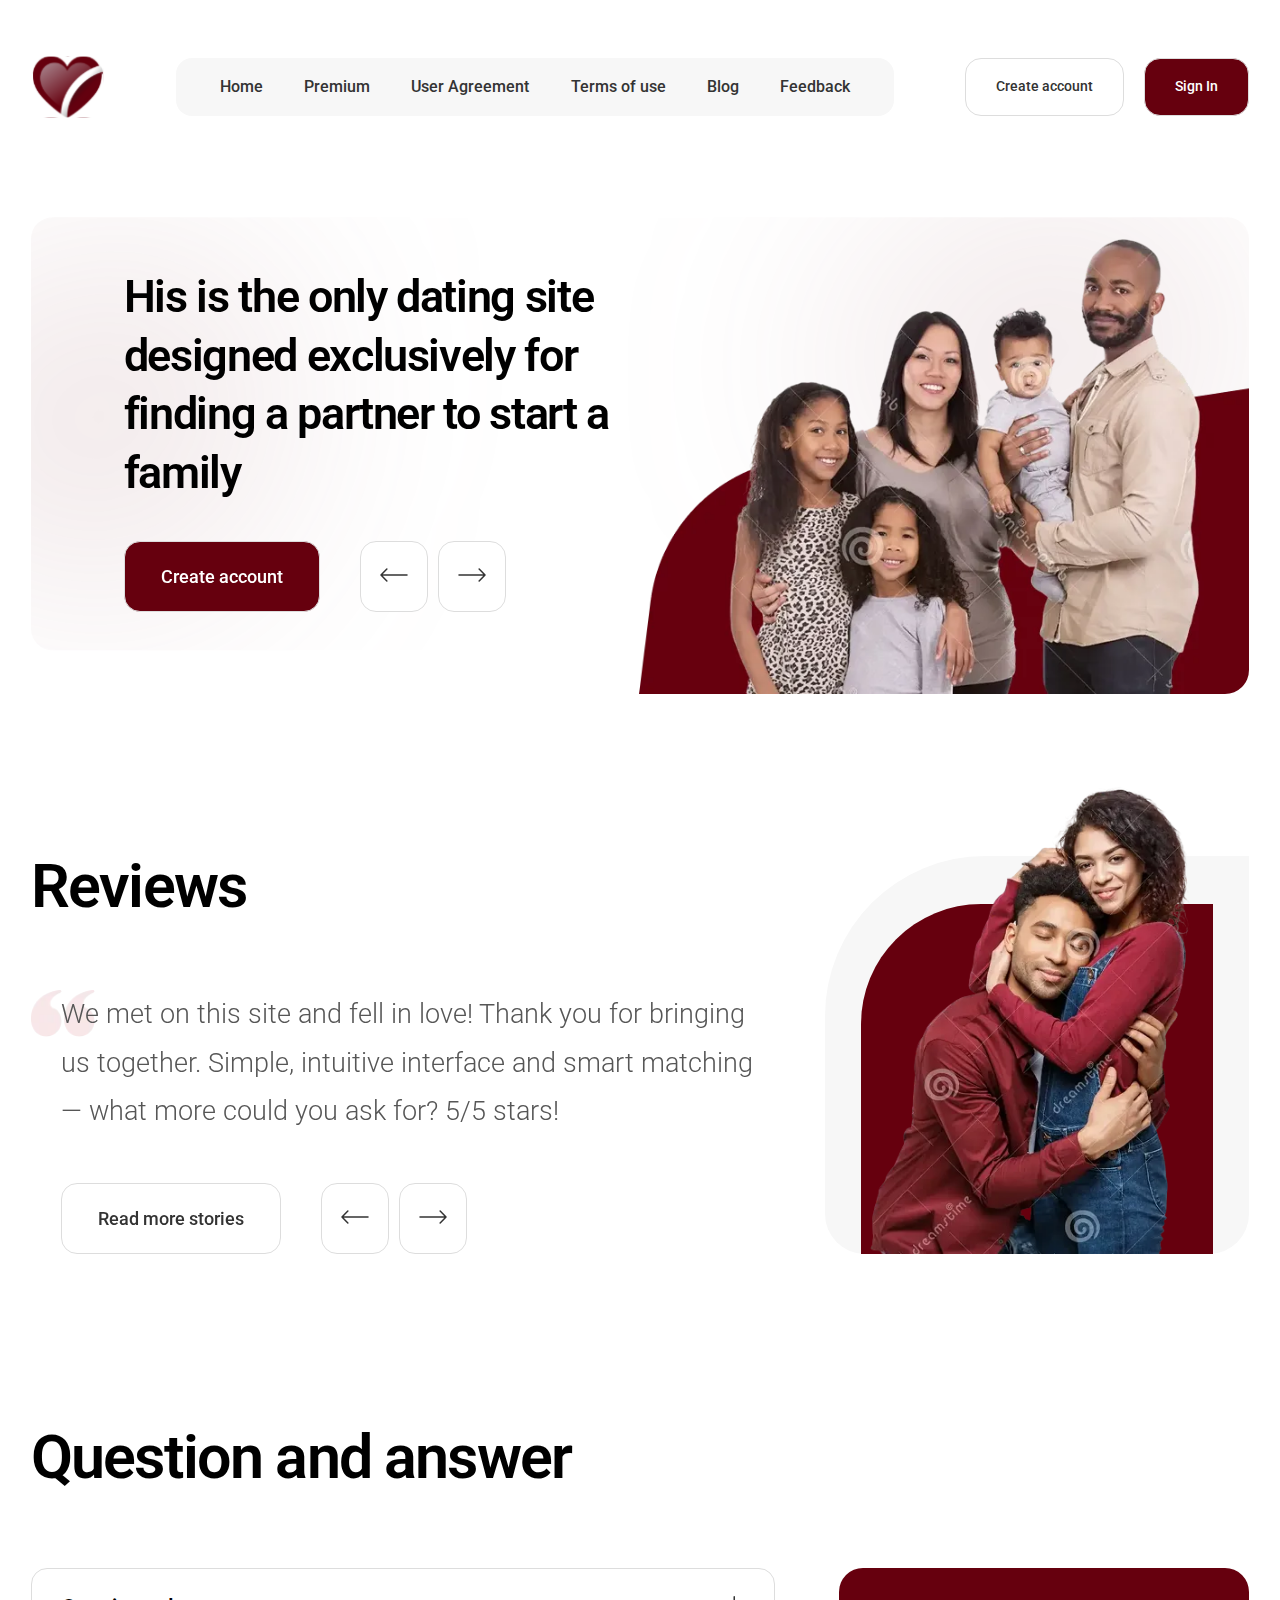
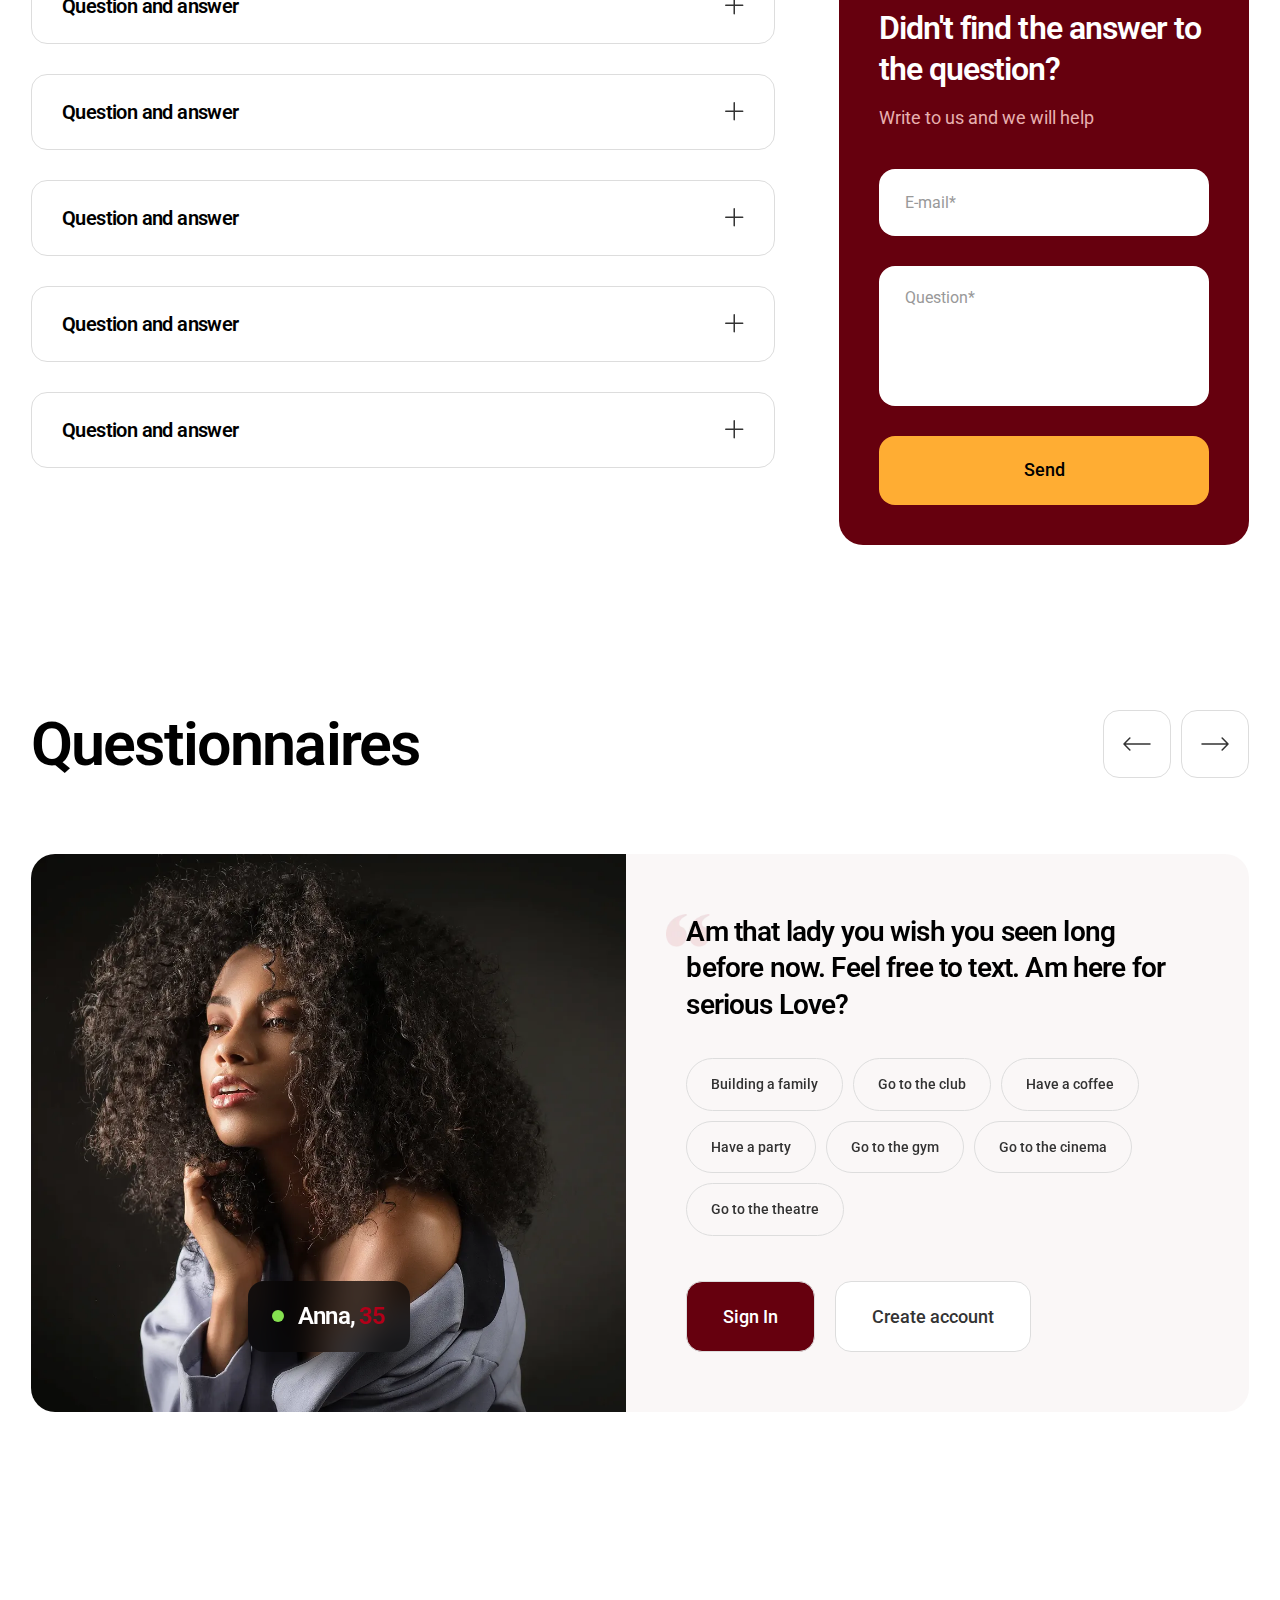
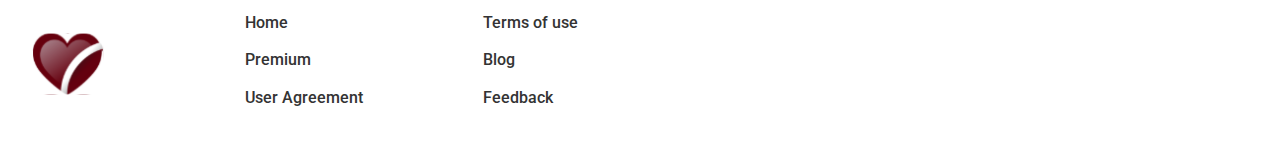
<file: index.html>
<!doctype html>
<html lang="en">
	<head>
		<meta charset="UTF-8">
		<meta name="viewport" content="width=device-width, initial-scale=1.0">
		<link rel="shortcut icon" href="assets/img/favicon.ico">
		<title>Home Page</title>
		<script type="module" crossorigin="" src="./js/index.min.js?v=1766988235929"></script>
		<link rel="modulepreload" crossorigin="" href="./js/common.min.js?v=1766988235929">
		<link rel="modulepreload" crossorigin="" href="./js/main.min.js?v=1766988235929">
		<link rel="stylesheet" crossorigin="" href="./css/main.min.css?v=1766988235929">
		<link rel="stylesheet" crossorigin="" href="./css/index.min.css?v=1766988235929">
		<link rel="preload" as="style" href="./css/webfonts.min.css">
		<link rel="stylesheet" media="print" onload="this.onload=null;this.removeAttribute('media');" href="./css/webfonts.min.css">
	</head>
	<body>
		<div class="wrapper">
			<header data-fls-header="" class="header">
				<div class="header__container">
					<div class="header__logo">
						<img src="./assets/img/logo.svg" alt="">
					</div>
					<div class="header__menu menu">
						<nav class="menu__body">
							<ul class="menu__list">
								<li class="menu__item">
									<a href="index.html" class="menu__link">Home</a>
								</li>
								<li class="menu__item">
									<a href="#" class="menu__link">Premium</a>
								</li>
								<li class="menu__item">
									<a href="#" class="menu__link">User Agreement</a>
								</li>
								<li class="menu__item">
									<a href="#" class="menu__link">Terms of use</a>
								</li>
								<li class="menu__item">
									<a href="#" class="menu__link">Blog</a>
								</li>
								<li class="menu__item">
									<a href="#" class="menu__link">Feedback</a>
								</li>
							</ul>
						</nav>
					</div>
					<!--
<fetch url="@components/layout/menu/menu.json">
<each loop='item in response'>
</each>
</fetch>
-->
					<div data-fls-dynamic=".menu__body, 560,0" class="header__actions">
						<a data-fls-button="" href="#" class="button header__button">Create account</a>
						<a data-fls-button="" href="#" class="button header__button button__red">Sign In</a>
					</div>
					<div class="header__mobile-button">
						<button type="button" data-fls-menu="" class="menu__icon icon-menu">
							<span></span>
						</button>
					</div>
					<div class="header__human">
						<svg width="24" height="24" viewbox="0 0 24 24" fill="none" xmlns="http://www.w3.org/2000/svg">
							<path d="M16 16.66C16 14.86 14.21 13.4 12 13.4C9.78997 13.4 7.99997 14.86 7.99997 16.66M21.08 8.58003V15.42C21.08 16.54 20.48 17.58 19.51 18.15L13.57 21.58C12.6 22.14 11.4 22.14 10.42 21.58L4.47997 18.15C3.50997 17.59 2.90997 16.55 2.90997 15.42V8.58003C2.90997 7.46003 3.50997 6.41999 4.47997 5.84999L10.42 2.42C11.39 1.86 12.59 1.86 13.57 2.42L19.51 5.84999C20.48 6.41999 21.08 7.45003 21.08 8.58003ZM14.33 8.66998C14.33 9.95681 13.2868 11 12 11C10.7131 11 9.66997 9.95681 9.66997 8.66998C9.66997 7.38316 10.7131 6.34003 12 6.34003C13.2868 6.34003 14.33 7.38316 14.33 8.66998Z" stroke="black" stroke-width="1.5" stroke-linecap="round" stroke-linejoin="round"></path>
						</svg>
					</div>
				</div>
			</header>
			<main class="page page--index">
				<section class="page__main main">
					<div class="main__container">
						<div data-fls-slider="" class="main__slider swiper">
							<div class="main__wrapper swiper-wrapper">
								<div class="main__slide swiper-slide">
									<div class="main-wrapper">
										<div class="main__content">
											<p class="main__title">
												His is the only dating site designed exclusively for finding a partner to start a family
											</p>
											<div class="main__actions">
												<a href="#" class="main__button button button__red">Create account</a>
												<div class="main__navigation">
													<button type="button" class="prev main__button-prev border">
														<svg width="28" height="28" viewbox="0 0 28 28" fill="none" xmlns="http://www.w3.org/2000/svg">
															<path d="M6.84518 8L0.999999 14L6.84518 20M27 14H1.1637" stroke="#333333" stroke-width="1.5" stroke-miterlimit="10" stroke-linecap="round" stroke-linejoin="round"></path>
														</svg>
													</button>
													<button type="button" class="next main__button-next border">
														<svg width="28" height="28" viewbox="0 0 28 28" fill="none" xmlns="http://www.w3.org/2000/svg">
															<path d="M6.84518 8L0.999999 14L6.84518 20M27 14H1.1637" stroke="#333333" stroke-width="1.5" stroke-miterlimit="10" stroke-linecap="round" stroke-linejoin="round"></path>
														</svg>
													</button>
												</div>
											</div>
										</div>
										<picture>
											<source media="(max-width: 600px)" srcset="./assets/img/main/main-600.webp" type="image/webp">
											<img class="main__img" alt="Image" src="./assets/img/main/main.webp">
										</picture>
									</div>
									<svg class="main__bg" width="1350" height="480" viewbox="0 0 1350 480" fill="none" xmlns="http://www.w3.org/2000/svg">
										<g clip-path="url(#clip0_9_20)">
											<g filter="url(#filter0_f_9_20)">
												<path d="M282.837 218.801C340.849 1.34679 30.8536 -35.0539 -83.2899 114.643C-137.005 171.108 -239.589 280.12 -137.531 328.968C-9.95866 390.029 -64.6446 328.968 -25.6589 372.034C40.3653 444.967 210.322 490.619 282.837 218.801Z" fill="#9F636B" fill-opacity="0.15"></path>
											</g>
											<g filter="url(#filter1_f_9_20)">
												<path d="M1331.84 144.55C1389.85 -50.2982 1079.85 -82.9146 965.71 51.2197C911.995 101.814 809.411 199.494 911.469 243.264C1039.04 297.976 984.355 243.264 1023.34 281.852C1089.37 347.203 1259.32 388.109 1331.84 144.55Z" fill="#9F636B" fill-opacity="0.15"></path>
											</g>
										</g>
										<defs>
											<filter id="filter0_f_9_20" x="-431" y="-226" width="971" height="904" filterunits="userSpaceOnUse" color-interpolation-filters="sRGB">
												<feFlood flood-opacity="0" result="BackgroundImageFix"></feFlood>
												<feBlend mode="normal" in="SourceGraphic" in2="BackgroundImageFix" result="shape"></feBlend>
												<feGaussianBlur stddeviation="125" result="effect1_foregroundBlur_9_20"></feGaussianBlur>
											</filter>
											<filter id="filter1_f_9_20" x="618" y="-280" width="971" height="862" filterunits="userSpaceOnUse" color-interpolation-filters="sRGB">
												<feFlood flood-opacity="0" result="BackgroundImageFix"></feFlood>
												<feBlend mode="normal" in="SourceGraphic" in2="BackgroundImageFix" result="shape"></feBlend>
												<feGaussianBlur stddeviation="125" result="effect1_foregroundBlur_9_20"></feGaussianBlur>
											</filter>
											<clipPath id="clip0_9_20">
												<rect width="1350" height="480" rx="24" fill="white"></rect>
											</clipPath>
										</defs>
									</svg>
								</div>
								<div class="main__slide swiper-slide">
									<div class="main-wrapper">
										<div class="main__content">
											<p class="main__title">
												His is the only dating site designed exclusively for finding a partner to start a family
											</p>
											<div class="main__actions">
												<a href="#" class="main__button button button__red">Create account</a>
												<div class="main__navigation">
													<button type="button" class="prev main__button-prev border">
														<svg width="28" height="28" viewbox="0 0 28 28" fill="none" xmlns="http://www.w3.org/2000/svg">
															<path d="M6.84518 8L0.999999 14L6.84518 20M27 14H1.1637" stroke="#333333" stroke-width="1.5" stroke-miterlimit="10" stroke-linecap="round" stroke-linejoin="round"></path>
														</svg>
													</button>
													<button type="button" class="next main__button-next border">
														<svg width="28" height="28" viewbox="0 0 28 28" fill="none" xmlns="http://www.w3.org/2000/svg">
															<path d="M6.84518 8L0.999999 14L6.84518 20M27 14H1.1637" stroke="#333333" stroke-width="1.5" stroke-miterlimit="10" stroke-linecap="round" stroke-linejoin="round"></path>
														</svg>
													</button>
												</div>
											</div>
										</div>
										<picture>
											<source media="(max-width: 600px)" srcset="./assets/img/main/main-600.webp" type="image/webp">
											<img class="main__img" alt="Image" src="./assets/img/main/main.webp">
										</picture>
									</div>
									<svg class="main__bg" width="1350" height="480" viewbox="0 0 1350 480" fill="none" xmlns="http://www.w3.org/2000/svg">
										<g clip-path="url(#clip0_9_20)">
											<g filter="url(#filter0_f_9_20)">
												<path d="M282.837 218.801C340.849 1.34679 30.8536 -35.0539 -83.2899 114.643C-137.005 171.108 -239.589 280.12 -137.531 328.968C-9.95866 390.029 -64.6446 328.968 -25.6589 372.034C40.3653 444.967 210.322 490.619 282.837 218.801Z" fill="#9F636B" fill-opacity="0.15"></path>
											</g>
											<g filter="url(#filter1_f_9_20)">
												<path d="M1331.84 144.55C1389.85 -50.2982 1079.85 -82.9146 965.71 51.2197C911.995 101.814 809.411 199.494 911.469 243.264C1039.04 297.976 984.355 243.264 1023.34 281.852C1089.37 347.203 1259.32 388.109 1331.84 144.55Z" fill="#9F636B" fill-opacity="0.15"></path>
											</g>
										</g>
										<defs>
											<filter id="filter0_f_9_20" x="-431" y="-226" width="971" height="904" filterunits="userSpaceOnUse" color-interpolation-filters="sRGB">
												<feFlood flood-opacity="0" result="BackgroundImageFix"></feFlood>
												<feBlend mode="normal" in="SourceGraphic" in2="BackgroundImageFix" result="shape"></feBlend>
												<feGaussianBlur stddeviation="125" result="effect1_foregroundBlur_9_20"></feGaussianBlur>
											</filter>
											<filter id="filter1_f_9_20" x="618" y="-280" width="971" height="862" filterunits="userSpaceOnUse" color-interpolation-filters="sRGB">
												<feFlood flood-opacity="0" result="BackgroundImageFix"></feFlood>
												<feBlend mode="normal" in="SourceGraphic" in2="BackgroundImageFix" result="shape"></feBlend>
												<feGaussianBlur stddeviation="125" result="effect1_foregroundBlur_9_20"></feGaussianBlur>
											</filter>
											<clipPath id="clip0_9_20">
												<rect width="1350" height="480" rx="24" fill="white"></rect>
											</clipPath>
										</defs>
									</svg>
								</div>
								<div class="main__slide swiper-slide">
									<div class="main-wrapper">
										<div class="main__content">
											<p class="main__title">
												His is the only dating site designed exclusively for finding a partner to start a family
											</p>
											<div class="main__actions">
												<a href="#" class="main__button button button__red">Create account</a>
												<div class="main__navigation">
													<button type="button" class="prev main__button-prev border">
														<svg width="28" height="28" viewbox="0 0 28 28" fill="none" xmlns="http://www.w3.org/2000/svg">
															<path d="M6.84518 8L0.999999 14L6.84518 20M27 14H1.1637" stroke="#333333" stroke-width="1.5" stroke-miterlimit="10" stroke-linecap="round" stroke-linejoin="round"></path>
														</svg>
													</button>
													<button type="button" class="next main__button-next border">
														<svg width="28" height="28" viewbox="0 0 28 28" fill="none" xmlns="http://www.w3.org/2000/svg">
															<path d="M6.84518 8L0.999999 14L6.84518 20M27 14H1.1637" stroke="#333333" stroke-width="1.5" stroke-miterlimit="10" stroke-linecap="round" stroke-linejoin="round"></path>
														</svg>
													</button>
												</div>
											</div>
										</div>
										<picture>
											<source media="(max-width: 600px)" srcset="./assets/img/main/main-600.webp" type="image/webp">
											<img class="main__img" alt="Image" src="./assets/img/main/main.webp">
										</picture>
									</div>
									<svg class="main__bg" width="1350" height="480" viewbox="0 0 1350 480" fill="none" xmlns="http://www.w3.org/2000/svg">
										<g clip-path="url(#clip0_9_20)">
											<g filter="url(#filter0_f_9_20)">
												<path d="M282.837 218.801C340.849 1.34679 30.8536 -35.0539 -83.2899 114.643C-137.005 171.108 -239.589 280.12 -137.531 328.968C-9.95866 390.029 -64.6446 328.968 -25.6589 372.034C40.3653 444.967 210.322 490.619 282.837 218.801Z" fill="#9F636B" fill-opacity="0.15"></path>
											</g>
											<g filter="url(#filter1_f_9_20)">
												<path d="M1331.84 144.55C1389.85 -50.2982 1079.85 -82.9146 965.71 51.2197C911.995 101.814 809.411 199.494 911.469 243.264C1039.04 297.976 984.355 243.264 1023.34 281.852C1089.37 347.203 1259.32 388.109 1331.84 144.55Z" fill="#9F636B" fill-opacity="0.15"></path>
											</g>
										</g>
										<defs>
											<filter id="filter0_f_9_20" x="-431" y="-226" width="971" height="904" filterunits="userSpaceOnUse" color-interpolation-filters="sRGB">
												<feFlood flood-opacity="0" result="BackgroundImageFix"></feFlood>
												<feBlend mode="normal" in="SourceGraphic" in2="BackgroundImageFix" result="shape"></feBlend>
												<feGaussianBlur stddeviation="125" result="effect1_foregroundBlur_9_20"></feGaussianBlur>
											</filter>
											<filter id="filter1_f_9_20" x="618" y="-280" width="971" height="862" filterunits="userSpaceOnUse" color-interpolation-filters="sRGB">
												<feFlood flood-opacity="0" result="BackgroundImageFix"></feFlood>
												<feBlend mode="normal" in="SourceGraphic" in2="BackgroundImageFix" result="shape"></feBlend>
												<feGaussianBlur stddeviation="125" result="effect1_foregroundBlur_9_20"></feGaussianBlur>
											</filter>
											<clipPath id="clip0_9_20">
												<rect width="1350" height="480" rx="24" fill="white"></rect>
											</clipPath>
										</defs>
									</svg>
								</div>
							</div>
						</div>
					</div>
				</section>
				<section class="page__reviews reviews">
					<div class="reviews__container">
						<h1 class="reviews__main-title title">Reviews</h1>
						<div data-fls-sliderreviews="" class="reviews__slider swiper">
							<div class="swiper-wrapper">
								<div class="reviews__slide swiper-slide">
									<div class="words-content">
										<div class="reviews__content">
											<h2 class="reviews__title title">Reviews</h2>
											<p class="words quote">
												We met on this site and fell in love! Thank you for bringing us together. Simple, intuitive interface and smart matching — what more could you ask for? 5/5 stars!
											</p>
											<div class="main__actions">
												<a href="#" class="main__button button">Read more stories</a>
												<div class="main__navigation">
													<button type="button" class="prev border reviews__button-prev">
														<svg width="28" height="28" viewbox="0 0 28 28" fill="none" xmlns="http://www.w3.org/2000/svg">
															<path d="M6.84518 8L0.999999 14L6.84518 20M27 14H1.1637" stroke="#333333" stroke-width="1.5" stroke-miterlimit="10" stroke-linecap="round" stroke-linejoin="round"></path>
														</svg>
													</button>
													<button type="button" class="next border reviews__button-next">
														<svg width="28" height="28" viewbox="0 0 28 28" fill="none" xmlns="http://www.w3.org/2000/svg">
															<path d="M6.84518 8L0.999999 14L6.84518 20M27 14H1.1637" stroke="#333333" stroke-width="1.5" stroke-miterlimit="10" stroke-linecap="round" stroke-linejoin="round"></path>
														</svg>
													</button>
												</div>
											</div>
										</div>
										<div class="img-decor__img-wrapper">
											<div class="img-decor__img">
												<picture>
													<img alt="Image" src="./assets/img/reviews/para.webp">
												</picture>
											</div>
										</div>
									</div>
								</div>
								<div class="reviews__slide swiper-slide">
									<div class="words-content">
										<div class="reviews__content">
											<h2 class="reviews__title title">Reviews</h2>
											<p class="words quote">
												We met on this site and fell in love! Thank you for bringing us together. Simple, intuitive interface and smart matching — what more could you ask for? 5/5 stars!
											</p>
											<div class="main__actions">
												<a href="#" class="main__button button">Read more stories</a>
												<div class="main__navigation">
													<button type="button" class="prev border reviews__button-prev">
														<svg width="28" height="28" viewbox="0 0 28 28" fill="none" xmlns="http://www.w3.org/2000/svg">
															<path d="M6.84518 8L0.999999 14L6.84518 20M27 14H1.1637" stroke="#333333" stroke-width="1.5" stroke-miterlimit="10" stroke-linecap="round" stroke-linejoin="round"></path>
														</svg>
													</button>
													<button type="button" class="next border reviews__button-next">
														<svg width="28" height="28" viewbox="0 0 28 28" fill="none" xmlns="http://www.w3.org/2000/svg">
															<path d="M6.84518 8L0.999999 14L6.84518 20M27 14H1.1637" stroke="#333333" stroke-width="1.5" stroke-miterlimit="10" stroke-linecap="round" stroke-linejoin="round"></path>
														</svg>
													</button>
												</div>
											</div>
										</div>
										<div class="img-decor__img-wrapper">
											<div class="img-decor__img">
												<picture>
													<img alt="Image" src="./assets/img/reviews/para.webp">
												</picture>
											</div>
										</div>
									</div>
								</div>
								<div class="reviews__slide swiper-slide">
									<div class="words-content">
										<div class="reviews__content">
											<h2 class="reviews__title title">Reviews</h2>
											<p class="words quote">
												We met on this site and fell in love! Thank you for bringing us together. Simple, intuitive interface and smart matching — what more could you ask for? 5/5 stars!
											</p>
											<div class="main__actions">
												<a href="#" class="main__button button">Read more stories</a>
												<div class="main__navigation">
													<button type="button" class="prev border reviews__button-prev">
														<svg width="28" height="28" viewbox="0 0 28 28" fill="none" xmlns="http://www.w3.org/2000/svg">
															<path d="M6.84518 8L0.999999 14L6.84518 20M27 14H1.1637" stroke="#333333" stroke-width="1.5" stroke-miterlimit="10" stroke-linecap="round" stroke-linejoin="round"></path>
														</svg>
													</button>
													<button type="button" class="next border reviews__button-next">
														<svg width="28" height="28" viewbox="0 0 28 28" fill="none" xmlns="http://www.w3.org/2000/svg">
															<path d="M6.84518 8L0.999999 14L6.84518 20M27 14H1.1637" stroke="#333333" stroke-width="1.5" stroke-miterlimit="10" stroke-linecap="round" stroke-linejoin="round"></path>
														</svg>
													</button>
												</div>
											</div>
										</div>
										<div class="img-decor__img-wrapper">
											<div class="img-decor__img">
												<picture>
													<img alt="Image" src="./assets/img/reviews/para.webp">
												</picture>
											</div>
										</div>
									</div>
								</div>
							</div>
						</div>
					</div>
				</section>
				<section data-fls-faq="" class="page__faq faq">
					<div class="faq__container">
						<h2 class="faq__title title">Question and answer</h2>
						<div class="faq__content">
							<div data-fls-spollers="" class="faq__spollers spollers">
								<details class="spollers__item">
									<summary class="spollers__title">
										<p class="faq__questions">Question and answer</p>
										<svg width="19" height="19" viewbox="0 0 19 19" fill="none" xmlns="http://www.w3.org/2000/svg">
											<path d="M9.23535 0.000854492C9.64941 0.000957244 9.98525 0.336796 9.98535 0.750854V8.48621H17.7207C18.1348 8.48634 18.4706 8.82214 18.4707 9.23621C18.4707 9.65033 18.1348 9.98606 17.7207 9.98621H9.98535V17.7216C9.98523 18.1355 9.6493 18.4713 9.23535 18.4716C8.82122 18.4716 8.48547 18.1357 8.48535 17.7216V9.98621H0.75C0.335894 9.98608 5.44472e-06 9.65034 0 9.23621C0.000188094 8.82223 0.336004 8.48633 0.75 8.48621H8.48535V0.750854C8.48546 0.336735 8.82121 0.000854376 9.23535 0.000854492Z" fill="#333333"></path>
										</svg>
									</summary>
									<div class="spollers__body">
										Our story began right here. I was skeptical at first, but after filling out my profile honestly
							and browsing thoughtfully, I found the one. The site’s compatibility scoring helped us notice
							each other among hundreds of profiles. Our first date was magical, and every day since has been
							better. We’re engaged now, and all because of this wonderful platform. If you’re hesitating —
							take the leap. You might find your forever person too.
									</div>
								</details>
								<details class="spollers__item">
									<summary class="spollers__title">
										<p class="faq__questions">Question and answer</p>
										<svg width="19" height="19" viewbox="0 0 19 19" fill="none" xmlns="http://www.w3.org/2000/svg">
											<path d="M9.23535 0.000854492C9.64941 0.000957244 9.98525 0.336796 9.98535 0.750854V8.48621H17.7207C18.1348 8.48634 18.4706 8.82214 18.4707 9.23621C18.4707 9.65033 18.1348 9.98606 17.7207 9.98621H9.98535V17.7216C9.98523 18.1355 9.6493 18.4713 9.23535 18.4716C8.82122 18.4716 8.48547 18.1357 8.48535 17.7216V9.98621H0.75C0.335894 9.98608 5.44472e-06 9.65034 0 9.23621C0.000188094 8.82223 0.336004 8.48633 0.75 8.48621H8.48535V0.750854C8.48546 0.336735 8.82121 0.000854376 9.23535 0.000854492Z" fill="#333333"></path>
										</svg>
									</summary>
									<div class="spollers__body">
										Our story began right here. I was skeptical at first, but after filling out my profile honestly
							and browsing thoughtfully, I found the one. The site’s compatibility scoring helped us notice
							each other among hundreds of profiles. Our first date was magical, and every day since has been
							better. We’re engaged now, and all because of this wonderful platform. If you’re hesitating —
							take the leap. You might find your forever person too.
									</div>
								</details>
								<details class="spollers__item">
									<summary class="spollers__title">
										<p class="faq__questions">Question and answer</p>
										<svg width="19" height="19" viewbox="0 0 19 19" fill="none" xmlns="http://www.w3.org/2000/svg">
											<path d="M9.23535 0.000854492C9.64941 0.000957244 9.98525 0.336796 9.98535 0.750854V8.48621H17.7207C18.1348 8.48634 18.4706 8.82214 18.4707 9.23621C18.4707 9.65033 18.1348 9.98606 17.7207 9.98621H9.98535V17.7216C9.98523 18.1355 9.6493 18.4713 9.23535 18.4716C8.82122 18.4716 8.48547 18.1357 8.48535 17.7216V9.98621H0.75C0.335894 9.98608 5.44472e-06 9.65034 0 9.23621C0.000188094 8.82223 0.336004 8.48633 0.75 8.48621H8.48535V0.750854C8.48546 0.336735 8.82121 0.000854376 9.23535 0.000854492Z" fill="#333333"></path>
										</svg>
									</summary>
									<div class="spollers__body">
										Our story began right here. I was skeptical at first, but after filling out my profile honestly
							and browsing thoughtfully, I found the one. The site’s compatibility scoring helped us notice
							each other among hundreds of profiles. Our first date was magical, and every day since has been
							better. We’re engaged now, and all because of this wonderful platform. If you’re hesitating —
							take the leap. You might find your forever person too.
									</div>
								</details>
								<details class="spollers__item">
									<summary class="spollers__title">
										<p class="faq__questions">Question and answer</p>
										<svg width="19" height="19" viewbox="0 0 19 19" fill="none" xmlns="http://www.w3.org/2000/svg">
											<path d="M9.23535 0.000854492C9.64941 0.000957244 9.98525 0.336796 9.98535 0.750854V8.48621H17.7207C18.1348 8.48634 18.4706 8.82214 18.4707 9.23621C18.4707 9.65033 18.1348 9.98606 17.7207 9.98621H9.98535V17.7216C9.98523 18.1355 9.6493 18.4713 9.23535 18.4716C8.82122 18.4716 8.48547 18.1357 8.48535 17.7216V9.98621H0.75C0.335894 9.98608 5.44472e-06 9.65034 0 9.23621C0.000188094 8.82223 0.336004 8.48633 0.75 8.48621H8.48535V0.750854C8.48546 0.336735 8.82121 0.000854376 9.23535 0.000854492Z" fill="#333333"></path>
										</svg>
									</summary>
									<div class="spollers__body">
										Our story began right here. I was skeptical at first, but after filling out my profile honestly
							and browsing thoughtfully, I found the one. The site’s compatibility scoring helped us notice
							each other among hundreds of profiles. Our first date was magical, and every day since has been
							better. We’re engaged now, and all because of this wonderful platform. If you’re hesitating —
							take the leap. You might find your forever person too.
									</div>
								</details>
								<details class="spollers__item">
									<summary class="spollers__title">
										<p class="faq__questions">Question and answer</p>
										<svg width="19" height="19" viewbox="0 0 19 19" fill="none" xmlns="http://www.w3.org/2000/svg">
											<path d="M9.23535 0.000854492C9.64941 0.000957244 9.98525 0.336796 9.98535 0.750854V8.48621H17.7207C18.1348 8.48634 18.4706 8.82214 18.4707 9.23621C18.4707 9.65033 18.1348 9.98606 17.7207 9.98621H9.98535V17.7216C9.98523 18.1355 9.6493 18.4713 9.23535 18.4716C8.82122 18.4716 8.48547 18.1357 8.48535 17.7216V9.98621H0.75C0.335894 9.98608 5.44472e-06 9.65034 0 9.23621C0.000188094 8.82223 0.336004 8.48633 0.75 8.48621H8.48535V0.750854C8.48546 0.336735 8.82121 0.000854376 9.23535 0.000854492Z" fill="#333333"></path>
										</svg>
									</summary>
									<div class="spollers__body">
										Our story began right here. I was skeptical at first, but after filling out my profile honestly
							and browsing thoughtfully, I found the one. The site’s compatibility scoring helped us notice
							each other among hundreds of profiles. Our first date was magical, and every day since has been
							better. We’re engaged now, and all because of this wonderful platform. If you’re hesitating —
							take the leap. You might find your forever person too.
									</div>
								</details>
							</div>
							<form action="#" class="faq__form faq-form" method="post" novalidate>
								<h2 class="faq-form__title">Didn't find the answer to the question?</h2>
								<p class="faq-form__subtitle">Write to us and we will help</p>
								<div class="faq-form__field">
									<input type="email" name="email" placeholder="E-mail*" class="faq-form__input" id="faq-email" required>
									<span class="faq-form__error" id="email-error"></span>
								</div>
								<div class="faq-form__field">
									<textarea name="question" placeholder="Question*" class="faq-form__textarea" id="faq-question" maxlength="1000" required></textarea>
									<span class="faq-form__error" id="question-error"></span>
								</div>
								<button type="submit" class="faq-form__button">Send</button>
							</form>
						</div>
					</div>
				</section>
				<section class="page__questionnaires questionnaires">
					<div class="questionnaires__container">
						<div class="questionnaires__top">
							<h2 class="questionnaires__title title">Questionnaires</h2>
							<div class="main__navigation">
								<button type="button" class="prev border questionnaires__button-prev">
									<svg width="28" height="28" viewbox="0 0 28 28" fill="none" xmlns="http://www.w3.org/2000/svg">
										<path d="M6.84518 8L0.999999 14L6.84518 20M27 14H1.1637" stroke="#333333" stroke-width="1.5" stroke-miterlimit="10" stroke-linecap="round" stroke-linejoin="round"></path>
									</svg>
								</button>
								<button type="button" class="next border questionnaires__button-next">
									<svg width="28" height="28" viewbox="0 0 28 28" fill="none" xmlns="http://www.w3.org/2000/svg">
										<path d="M6.84518 8L0.999999 14L6.84518 20M27 14H1.1637" stroke="#333333" stroke-width="1.5" stroke-miterlimit="10" stroke-linecap="round" stroke-linejoin="round"></path>
									</svg>
								</button>
							</div>
						</div>
						<div data-fls-questionnaires="" class="questionnaires__slider swiper">
							<div class="swiper-wrapper">
								<div class="questionnaires__slide swiper-slide">
									<div class="questionnaires__img-data">
										<picture>
											<source media="(max-width: 600px)" srcset="./assets/img/questionnaires/woman-600.webp" type="image/webp">
											<source media="(max-width: 1200px)" srcset="./assets/img/questionnaires/woman-1200.webp" type="image/webp">
											<img alt="Image" src="./assets/img/questionnaires/woman.webp">
										</picture>
										<span class="questionnaires__light questionnaires__light-mob"></span>
										<div class="label">
											<span class="questionnaires__light"></span>
											<span class="name">Anna,</span>
											<span class="age-position">35</span>
										</div>
									</div>
									<div class="questionnaires__content">
										<div class="questionnaires__top-slide">
											<div class="questionnaires__data">
												<div class="questionnaires__label-mob">
													<span class="name">Anna,</span>
													<span class="age-position">35</span>
												</div>
												<p class="questionnaires__text quote">
													Am that lady you wish you seen long before now. Feel free to text. Am here for serious Love?
												</p>
											</div>
										</div>
										<div class="questionnaires__hobbies">
											<button type="button" class="questionnaires__hobby">Building a family</button>
											<button type="button" class="questionnaires__hobby">Go to the club</button>
											<button type="button" class="questionnaires__hobby">Have a coffee</button>
											<button type="button" class="questionnaires__hobby">Have a party</button>
											<button type="button" class="questionnaires__hobby">Go to the gym</button>
											<button type="button" class="questionnaires__hobby">Go to the cinema</button>
											<button type="button" class="questionnaires__hobby">Go to the theatre</button>
										</div>
										<div class="header__actions">
											<a data-fls-button="" href="#" class="button header__button button__red">Sign In</a>
											<a data-fls-button="" href="#" class="button header__button">Create account</a>
										</div>
									</div>
								</div>
								<div class="questionnaires__slide swiper-slide">
									<div class="questionnaires__img-data">
										<picture>
											<source media="(max-width: 600px)" srcset="./assets/img/questionnaires/woman-600.webp" type="image/webp">
											<source media="(max-width: 1200px)" srcset="./assets/img/questionnaires/woman-1200.webp" type="image/webp">
											<img alt="Image" src="./assets/img/questionnaires/woman.webp">
										</picture>
										<span class="questionnaires__light questionnaires__light-mob"></span>
										<div class="label">
											<span class="questionnaires__light"></span>
											<span class="name">Elisabeth,</span>
											<span class="age-position">22</span>
										</div>
									</div>
									<div class="questionnaires__content">
										<div class="questionnaires__top-slide">
											<div class="questionnaires__data">
												<div class="questionnaires__label-mob">
													<span class="name">Elisabeth,</span>
													<span class="age-position">22</span>
												</div>
												<p class="questionnaires__text quote">
													Am that lady you wish you seen long before now. Feel free to text. Am here for serious Love?
												</p>
											</div>
										</div>
										<div class="questionnaires__hobbies">
											<button type="button" class="questionnaires__hobby">Building a family</button>
											<button type="button" class="questionnaires__hobby">Go to the gym</button>
											<button type="button" class="questionnaires__hobby">Go to the cinema</button>
											<button type="button" class="questionnaires__hobby">Go to the theatre</button>
										</div>
										<div class="header__actions">
											<a data-fls-button="" href="#" class="button header__button button__red">Sign In</a>
											<a data-fls-button="" href="#" class="button header__button">Create account</a>
										</div>
									</div>
								</div>
								<div class="questionnaires__slide swiper-slide">
									<div class="questionnaires__img-data">
										<picture>
											<source media="(max-width: 600px)" srcset="./assets/img/questionnaires/woman-600.webp" type="image/webp">
											<source media="(max-width: 1200px)" srcset="./assets/img/questionnaires/woman-1200.webp" type="image/webp">
											<img alt="Image" src="./assets/img/questionnaires/woman.webp">
										</picture>
										<span class="questionnaires__light questionnaires__light-mob"></span>
										<div class="label">
											<span class="questionnaires__light"></span>
											<span class="name">Natasha,</span>
											<span class="age-position">24</span>
										</div>
									</div>
									<div class="questionnaires__content">
										<div class="questionnaires__top-slide">
											<div class="questionnaires__data">
												<div class="questionnaires__label-mob">
													<span class="name">Natasha,</span>
													<span class="age-position">24</span>
												</div>
												<p class="questionnaires__text quote">
													Am that lady you wish you seen long before now. Feel free to text. Am here for serious Love?
												</p>
											</div>
										</div>
										<div class="questionnaires__hobbies">
											<button type="button" class="questionnaires__hobby">Building a family</button>
											<button type="button" class="questionnaires__hobby">Go to the gym</button>
											<button type="button" class="questionnaires__hobby">Go to the cinema</button>
											<button type="button" class="questionnaires__hobby">Go to the theatre</button>
										</div>
										<div class="header__actions">
											<a data-fls-button="" href="#" class="button header__button button__red">Sign In</a>
											<a data-fls-button="" href="#" class="button header__button">Create account</a>
										</div>
									</div>
								</div>
							</div>
						</div>
					</div>
				</section>
			</main>
			<footer data-fls-footer="" class="footer">
				<div class="footer__container">
					<div class="header__logo">
						<img src="./assets/img/logo.svg" alt="">
					</div>
					<ul class="footer__list">
						<li class="footer__item">
							<a href="#" class="footer__link menu__link">Home</a>
						</li>
						<li class="footer__item">
							<a href="#" class="footer__link menu__link">Premium</a>
						</li>
						<li class="footer__item">
							<a href="#" class="footer__link menu__link">User Agreement</a>
						</li>
						<li class="footer__item">
							<a href="#" class="footer__link menu__link">Terms of use</a>
						</li>
						<li class="footer__item">
							<a href="#" class="footer__link menu__link">Blog</a>
						</li>
						<li class="footer__item">
							<a href="#" class="footer__link menu__link">Feedback</a>
						</li>
					</ul>
				</div>
			</footer>
		</div>
	</body>
</html>
</file>
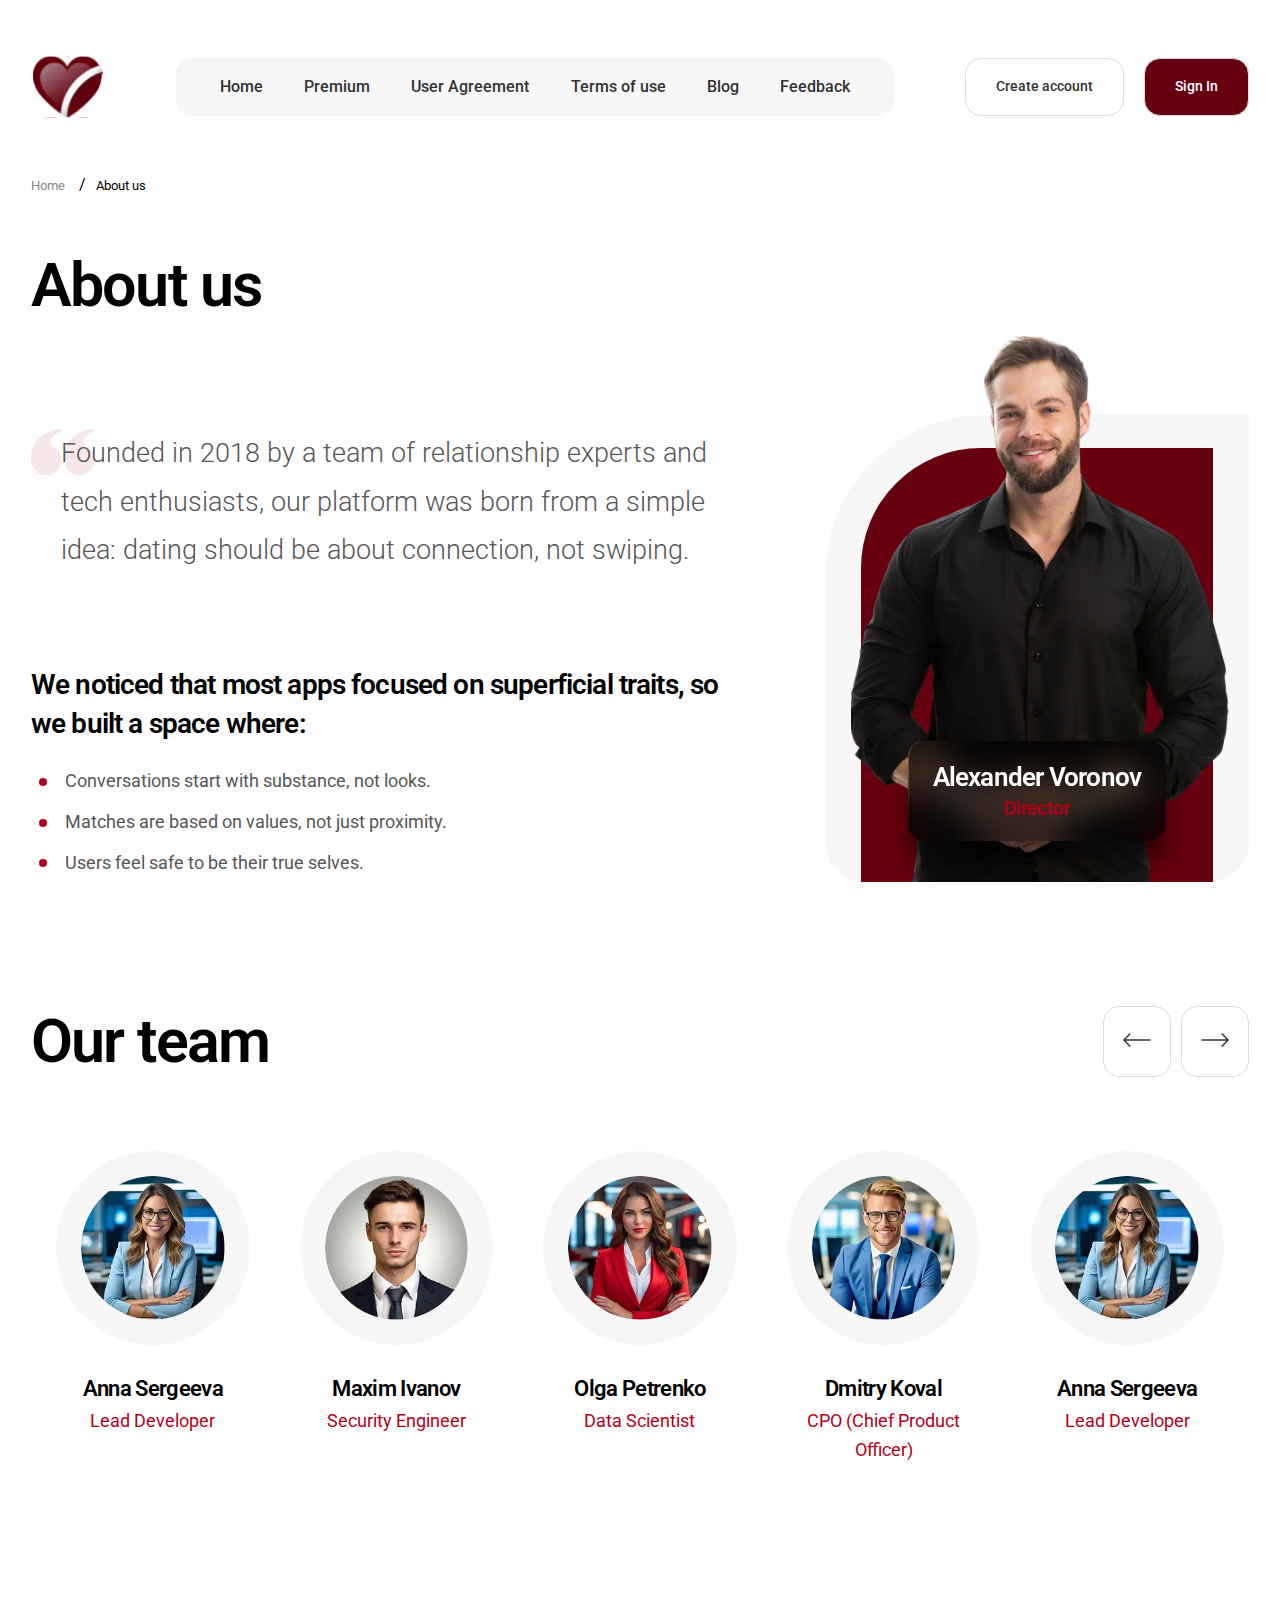
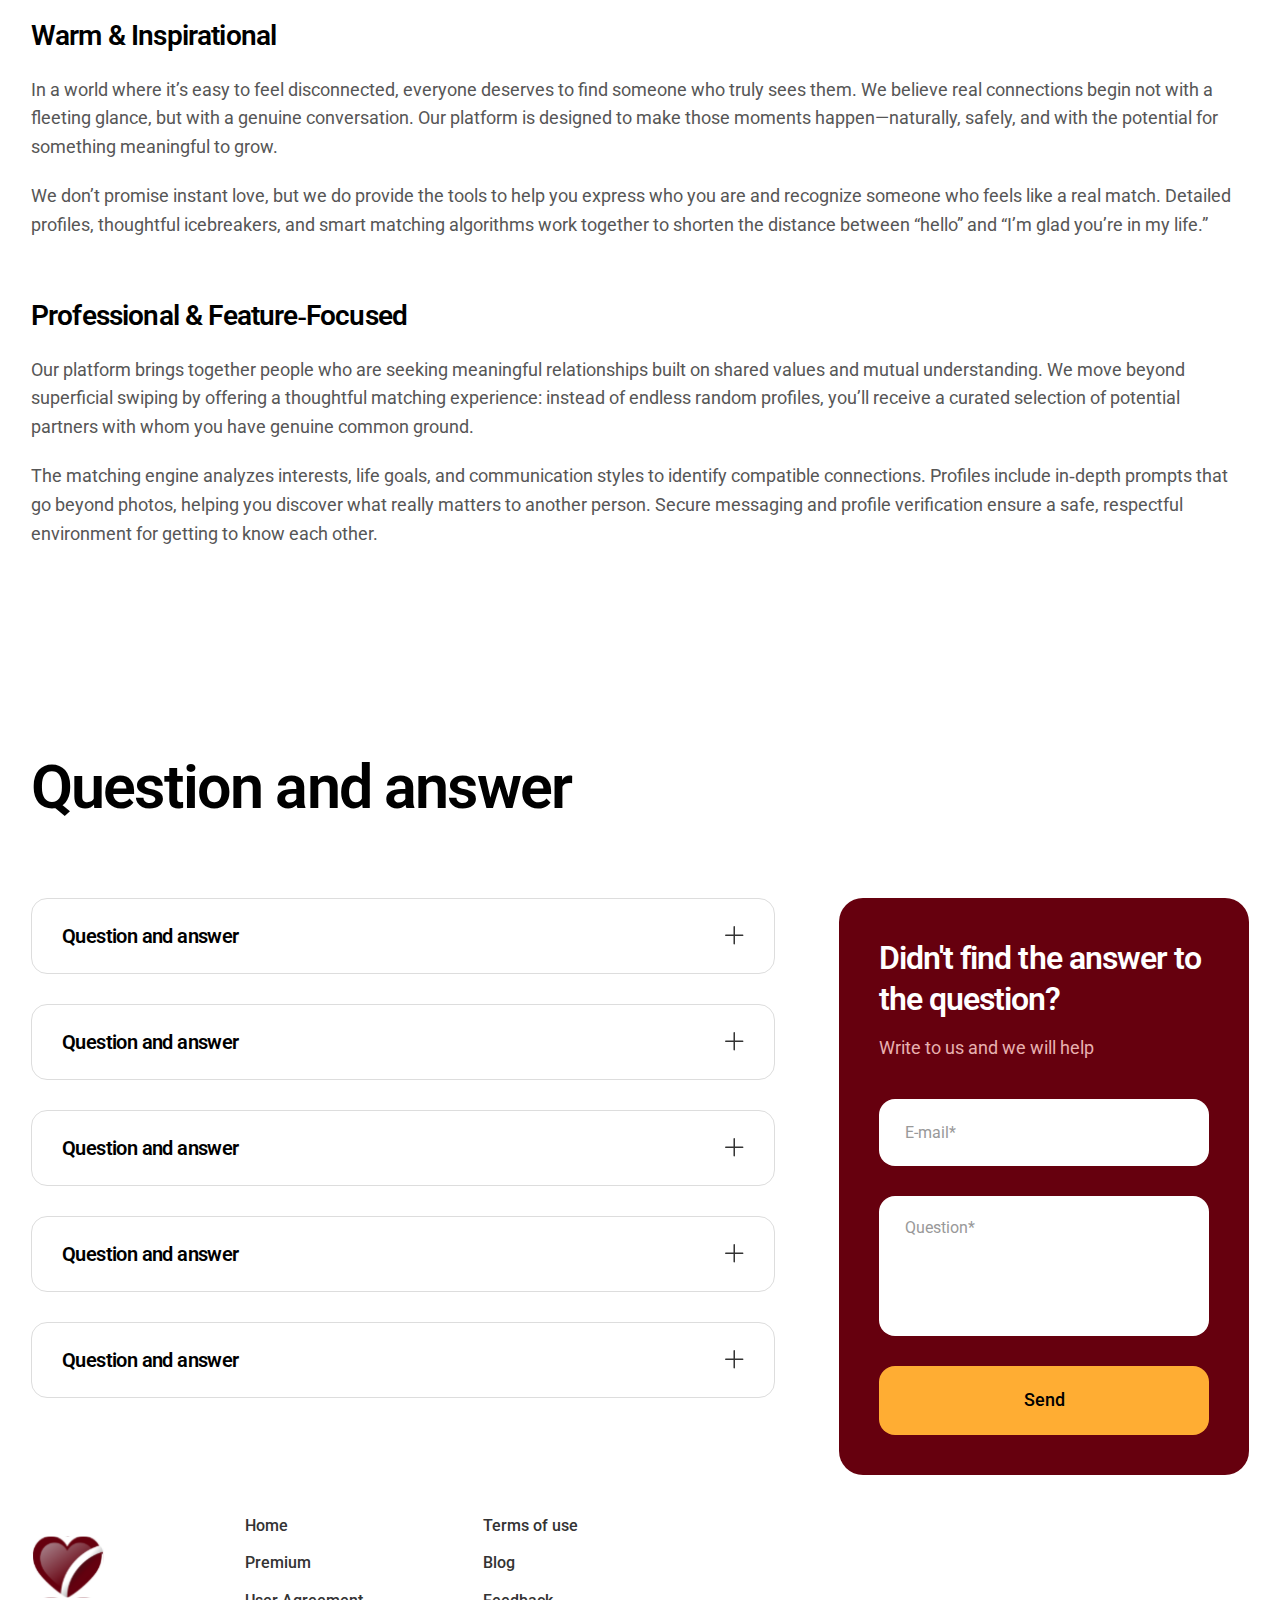
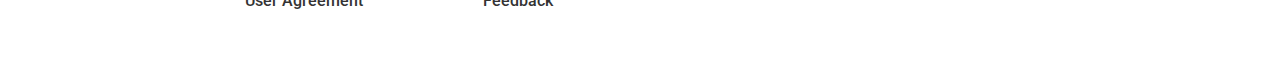
<file: about-us.html>
<!doctype html>
<html lang="en">
	<head>
		<meta charset="UTF-8">
		<meta name="viewport" content="width=device-width, initial-scale=1.0">
		<link rel="shortcut icon" href="assets/img/favicon.ico">
		<title>About us</title>
		<script type="module" crossorigin="" src="./js/common.min.js?v=1766988235928"></script>
		<script type="module" crossorigin="" src="./js/main.min.js?v=1766988235928"></script>
		<link rel="stylesheet" crossorigin="" href="./css/main.min.css?v=1766988235928">
		<link rel="stylesheet" crossorigin="" href="./css/about-us.min.css?v=1766988235928">
		<link rel="preload" as="style" href="./css/webfonts.min.css">
		<link rel="stylesheet" media="print" onload="this.onload=null;this.removeAttribute('media');" href="./css/webfonts.min.css">
	</head>
	<body>
		<div class="wrapper">
			<header data-fls-header="" class="header">
				<div class="header__container">
					<a href="/" class="header__logo">
						<img src="./assets/img/logo.svg" alt="">
					</a>
					<div class="header__menu menu">
						<nav class="menu__body">
							<ul class="menu__list">
								<li class="menu__item">
									<a href="index.html" class="menu__link">Home</a>
								</li>
								<li class="menu__item">
									<a href="#" class="menu__link">Premium</a>
								</li>
								<li class="menu__item">
									<a href="#" class="menu__link">User Agreement</a>
								</li>
								<li class="menu__item">
									<a href="#" class="menu__link">Terms of use</a>
								</li>
								<li class="menu__item">
									<a href="#" class="menu__link">Blog</a>
								</li>
								<li class="menu__item">
									<a href="#" class="menu__link">Feedback</a>
								</li>
							</ul>
						</nav>
					</div>
					<!--
<fetch url="@components/layout/menu/menu.json">
<each loop='item in response'>
</each>
</fetch>
-->
					<div data-fls-dynamic=".menu__body, 560,0" class="header__actions">
						<a data-fls-button="" href="#" class="button header__button">Create account</a>
						<a data-fls-button="" href="#" class="button header__button button__red">Sign In</a>
					</div>
					<div class="header__mobile-button">
						<button type="button" data-fls-menu="" class="menu__icon icon-menu">
							<span></span>
						</button>
					</div>
					<div class="header__human">
						<svg width="24" height="24" viewbox="0 0 24 24" fill="none" xmlns="http://www.w3.org/2000/svg">
							<path d="M16 16.66C16 14.86 14.21 13.4 12 13.4C9.78997 13.4 7.99997 14.86 7.99997 16.66M21.08 8.58003V15.42C21.08 16.54 20.48 17.58 19.51 18.15L13.57 21.58C12.6 22.14 11.4 22.14 10.42 21.58L4.47997 18.15C3.50997 17.59 2.90997 16.55 2.90997 15.42V8.58003C2.90997 7.46003 3.50997 6.41999 4.47997 5.84999L10.42 2.42C11.39 1.86 12.59 1.86 13.57 2.42L19.51 5.84999C20.48 6.41999 21.08 7.45003 21.08 8.58003ZM14.33 8.66998C14.33 9.95681 13.2868 11 12 11C10.7131 11 9.66997 9.95681 9.66997 8.66998C9.66997 7.38316 10.7131 6.34003 12 6.34003C13.2868 6.34003 14.33 7.38316 14.33 8.66998Z" stroke="black" stroke-width="1.5" stroke-linecap="round" stroke-linejoin="round"></path>
						</svg>
					</div>
				</div>
			</header>
			<main class="page about-us">
				<div data-fls-breadcrumbs="" class="breadcrumbs">
					<div class="breadcrumbs__container">
						<ul class="breadcrumbs__list">
							<li class="breadcrumbs__item">
								<a href="index.html" class="breadcrumbs__link">Home</a>
							</li>
							<li class="breadcrumbs__item breadcrumbs__item--active">
								<a href="#" class="breadcrumbs__link">About us</a>
							</li>
						</ul>
					</div>
				</div>
				<section class="page__about-us about-us-main">
					<div class="about-us-main__container">
						<h1 class="about-us-main__title title">About us</h1>
						<div class="words-content">
							<div class="about-us-main__left">
								<p class="words quote">
									Founded in 2018 by a team of relationship experts and tech enthusiasts, our platform was born from
						a simple idea: dating should be about connection, not swiping.
								</p>
								<div class="about-us-main__label-mob">
									<p class="about-us-main__name">Alexander Voronov</p>
									<p class="about-us-main__position">Director</p>
								</div>
								<div data-fls-dynamic=".about-us-main__list-mob, 992" class="about-us-main__bottom">
									<p class="about-us-main__text">
										We noticed that most apps focused on superficial traits, so we built a space where:
									</p>
									<ul class="about-us-main__list">
										<li class="about-us-main__item">
											<p>Conversations start with substance, not looks.</p>
										</li>
										<li class="about-us-main__item">
											<p>Matches are based on values, not just proximity.</p>
										</li>
										<li class="about-us-main__item">
											<p>Users feel safe to be their true selves.</p>
										</li>
									</ul>
								</div>
							</div>
							<!-- <div class="about-us-main__img"> -->
							<div class="img-decor__img-wrapper">
								<div class="img-decor__img">
									<picture>
										<source media="(max-width: 600px)" srcset="./assets/img/about-us/main/director-600.webp" type="image/webp">
										<img alt="Alexander Voronov" src="./assets/img/about-us/main/director.webp">
									</picture>
								</div>
								<div class="label">
									<span class="questionnaires__light"></span>
									<div class="name">Alexander Voronov</div>
									<div class="age-position">Director</div>
								</div>
							</div>
						</div>
						<div class="about-us-main__list-mob"></div>
					</div>
				</section>
				<section class="page__team team">
					<div class="team__container">
						<div class="team__top">
							<h2 class="team__title title">Our team</h2>
							<div class="main__navigation">
								<button type="button" class="prev border team__button-prev">
									<svg width="28" height="28" viewbox="0 0 28 28" fill="none" xmlns="http://www.w3.org/2000/svg">
										<path d="M6.84518 8L0.999999 14L6.84518 20M27 14H1.1637" stroke="#333333" stroke-width="1.5" stroke-miterlimit="10" stroke-linecap="round" stroke-linejoin="round"></path>
									</svg>
								</button>
								<button type="button" class="next border team__button-next">
									<svg width="28" height="28" viewbox="0 0 28 28" fill="none" xmlns="http://www.w3.org/2000/svg">
										<path d="M6.84518 8L0.999999 14L6.84518 20M27 14H1.1637" stroke="#333333" stroke-width="1.5" stroke-miterlimit="10" stroke-linecap="round" stroke-linejoin="round"></path>
									</svg>
								</button>
							</div>
						</div>
						<div data-fls-slider="" class="team__slider swiper">
							<div class="team__wrapper swiper-wrapper">
								<div class="team__slide swiper-slide">
									<div class="team__img">
										<picture>
											<img alt="Anna Sergeeva" src="./assets/img/about-us/team/1.webp">
										</picture>
									</div>
									<div class="team__label">
										<div class="team__name">Anna Sergeeva</div>
										<div class="team__position">Lead Developer</div>
									</div>
								</div>
								<div class="team__slide swiper-slide">
									<div class="team__img">
										<picture>
											<img alt="Maxim Ivanov" src="./assets/img/about-us/team/2.webp">
										</picture>
									</div>
									<div class="team__label">
										<div class="team__name">Maxim Ivanov</div>
										<div class="team__position">Security Engineer</div>
									</div>
								</div>
								<div class="team__slide swiper-slide">
									<div class="team__img">
										<picture>
											<img alt="Olga Petrenko" src="./assets/img/about-us/team/3.webp">
										</picture>
									</div>
									<div class="team__label">
										<div class="team__name">Olga Petrenko</div>
										<div class="team__position">Data Scientist</div>
									</div>
								</div>
								<div class="team__slide swiper-slide">
									<div class="team__img">
										<picture>
											<img alt="Dmitry Koval" src="./assets/img/about-us/team/4.webp">
										</picture>
									</div>
									<div class="team__label">
										<div class="team__name">Dmitry Koval</div>
										<div class="team__position">CPO (Chief Product Officer)</div>
									</div>
								</div>
								<div class="team__slide swiper-slide">
									<div class="team__img">
										<picture>
											<img alt="Anna Sergeeva" src="./assets/img/about-us/team/1.webp">
										</picture>
									</div>
									<div class="team__label">
										<div class="team__name">Anna Sergeeva</div>
										<div class="team__position">Lead Developer</div>
									</div>
								</div>
							</div>
						</div>
						<div class="team__text">
							<div class="team__text-block">
								<h3 class="team__subtitle">Warm & Inspirational</h3>
								<p class="team__description">
									In a world where it’s easy to feel disconnected, everyone deserves to find someone who truly sees
						them. We believe real connections begin not with a fleeting glance, but with a genuine
						conversation. Our platform is designed to make those moments happen—naturally, safely, and with
						the potential for something meaningful to grow.
								</p>
								<p class="team__description">
									We don’t promise instant love, but we do provide the tools to help you express who you are and
						recognize someone who feels like a real match. Detailed profiles, thoughtful icebreakers, and
						smart matching algorithms work together to shorten the distance between “hello” and “I’m glad
						you’re in my life.”
								</p>
							</div>
							<div class="team__text-block">
								<h3 class="team__subtitle">Professional & Feature‑Focused</h3>
								<p class="team__description">
									Our platform brings together people who are seeking meaningful relationships built on shared
						values and mutual understanding. We move beyond superficial swiping by offering a thoughtful
						matching experience: instead of endless random profiles, you’ll receive a curated selection of
						potential partners with whom you have genuine common ground.
								</p>
								<p class="team__description">
									The matching engine analyzes interests, life goals, and communication styles to identify
						compatible connections. Profiles include in‑depth prompts that go beyond photos, helping you
						discover what really matters to another person. Secure messaging and profile verification ensure a
						safe, respectful environment for getting to know each other.
								</p>
							</div>
						</div>
					</div>
				</section>
				<section data-fls-faq="" class="page__faq faq">
					<div class="faq__container">
						<h2 class="faq__title title">Question and answer</h2>
						<div class="faq__content">
							<div data-fls-spollers="" class="faq__spollers spollers">
								<details class="spollers__item">
									<summary class="spollers__title">
										<p class="faq__questions">Question and answer</p>
										<svg width="19" height="19" viewbox="0 0 19 19" fill="none" xmlns="http://www.w3.org/2000/svg">
											<path d="M9.23535 0.000854492C9.64941 0.000957244 9.98525 0.336796 9.98535 0.750854V8.48621H17.7207C18.1348 8.48634 18.4706 8.82214 18.4707 9.23621C18.4707 9.65033 18.1348 9.98606 17.7207 9.98621H9.98535V17.7216C9.98523 18.1355 9.6493 18.4713 9.23535 18.4716C8.82122 18.4716 8.48547 18.1357 8.48535 17.7216V9.98621H0.75C0.335894 9.98608 5.44472e-06 9.65034 0 9.23621C0.000188094 8.82223 0.336004 8.48633 0.75 8.48621H8.48535V0.750854C8.48546 0.336735 8.82121 0.000854376 9.23535 0.000854492Z" fill="#333333"></path>
										</svg>
									</summary>
									<div class="spollers__body">
										Our story began right here. I was skeptical at first, but after filling out my profile honestly
							and browsing thoughtfully, I found the one. The site’s compatibility scoring helped us notice
							each other among hundreds of profiles. Our first date was magical, and every day since has been
							better. We’re engaged now, and all because of this wonderful platform. If you’re hesitating —
							take the leap. You might find your forever person too.
									</div>
								</details>
								<details class="spollers__item">
									<summary class="spollers__title">
										<p class="faq__questions">Question and answer</p>
										<svg width="19" height="19" viewbox="0 0 19 19" fill="none" xmlns="http://www.w3.org/2000/svg">
											<path d="M9.23535 0.000854492C9.64941 0.000957244 9.98525 0.336796 9.98535 0.750854V8.48621H17.7207C18.1348 8.48634 18.4706 8.82214 18.4707 9.23621C18.4707 9.65033 18.1348 9.98606 17.7207 9.98621H9.98535V17.7216C9.98523 18.1355 9.6493 18.4713 9.23535 18.4716C8.82122 18.4716 8.48547 18.1357 8.48535 17.7216V9.98621H0.75C0.335894 9.98608 5.44472e-06 9.65034 0 9.23621C0.000188094 8.82223 0.336004 8.48633 0.75 8.48621H8.48535V0.750854C8.48546 0.336735 8.82121 0.000854376 9.23535 0.000854492Z" fill="#333333"></path>
										</svg>
									</summary>
									<div class="spollers__body">
										Our story began right here. I was skeptical at first, but after filling out my profile honestly
							and browsing thoughtfully, I found the one. The site’s compatibility scoring helped us notice
							each other among hundreds of profiles. Our first date was magical, and every day since has been
							better. We’re engaged now, and all because of this wonderful platform. If you’re hesitating —
							take the leap. You might find your forever person too.
									</div>
								</details>
								<details class="spollers__item">
									<summary class="spollers__title">
										<p class="faq__questions">Question and answer</p>
										<svg width="19" height="19" viewbox="0 0 19 19" fill="none" xmlns="http://www.w3.org/2000/svg">
											<path d="M9.23535 0.000854492C9.64941 0.000957244 9.98525 0.336796 9.98535 0.750854V8.48621H17.7207C18.1348 8.48634 18.4706 8.82214 18.4707 9.23621C18.4707 9.65033 18.1348 9.98606 17.7207 9.98621H9.98535V17.7216C9.98523 18.1355 9.6493 18.4713 9.23535 18.4716C8.82122 18.4716 8.48547 18.1357 8.48535 17.7216V9.98621H0.75C0.335894 9.98608 5.44472e-06 9.65034 0 9.23621C0.000188094 8.82223 0.336004 8.48633 0.75 8.48621H8.48535V0.750854C8.48546 0.336735 8.82121 0.000854376 9.23535 0.000854492Z" fill="#333333"></path>
										</svg>
									</summary>
									<div class="spollers__body">
										Our story began right here. I was skeptical at first, but after filling out my profile honestly
							and browsing thoughtfully, I found the one. The site’s compatibility scoring helped us notice
							each other among hundreds of profiles. Our first date was magical, and every day since has been
							better. We’re engaged now, and all because of this wonderful platform. If you’re hesitating —
							take the leap. You might find your forever person too.
									</div>
								</details>
								<details class="spollers__item">
									<summary class="spollers__title">
										<p class="faq__questions">Question and answer</p>
										<svg width="19" height="19" viewbox="0 0 19 19" fill="none" xmlns="http://www.w3.org/2000/svg">
											<path d="M9.23535 0.000854492C9.64941 0.000957244 9.98525 0.336796 9.98535 0.750854V8.48621H17.7207C18.1348 8.48634 18.4706 8.82214 18.4707 9.23621C18.4707 9.65033 18.1348 9.98606 17.7207 9.98621H9.98535V17.7216C9.98523 18.1355 9.6493 18.4713 9.23535 18.4716C8.82122 18.4716 8.48547 18.1357 8.48535 17.7216V9.98621H0.75C0.335894 9.98608 5.44472e-06 9.65034 0 9.23621C0.000188094 8.82223 0.336004 8.48633 0.75 8.48621H8.48535V0.750854C8.48546 0.336735 8.82121 0.000854376 9.23535 0.000854492Z" fill="#333333"></path>
										</svg>
									</summary>
									<div class="spollers__body">
										Our story began right here. I was skeptical at first, but after filling out my profile honestly
							and browsing thoughtfully, I found the one. The site’s compatibility scoring helped us notice
							each other among hundreds of profiles. Our first date was magical, and every day since has been
							better. We’re engaged now, and all because of this wonderful platform. If you’re hesitating —
							take the leap. You might find your forever person too.
									</div>
								</details>
								<details class="spollers__item">
									<summary class="spollers__title">
										<p class="faq__questions">Question and answer</p>
										<svg width="19" height="19" viewbox="0 0 19 19" fill="none" xmlns="http://www.w3.org/2000/svg">
											<path d="M9.23535 0.000854492C9.64941 0.000957244 9.98525 0.336796 9.98535 0.750854V8.48621H17.7207C18.1348 8.48634 18.4706 8.82214 18.4707 9.23621C18.4707 9.65033 18.1348 9.98606 17.7207 9.98621H9.98535V17.7216C9.98523 18.1355 9.6493 18.4713 9.23535 18.4716C8.82122 18.4716 8.48547 18.1357 8.48535 17.7216V9.98621H0.75C0.335894 9.98608 5.44472e-06 9.65034 0 9.23621C0.000188094 8.82223 0.336004 8.48633 0.75 8.48621H8.48535V0.750854C8.48546 0.336735 8.82121 0.000854376 9.23535 0.000854492Z" fill="#333333"></path>
										</svg>
									</summary>
									<div class="spollers__body">
										Our story began right here. I was skeptical at first, but after filling out my profile honestly
							and browsing thoughtfully, I found the one. The site’s compatibility scoring helped us notice
							each other among hundreds of profiles. Our first date was magical, and every day since has been
							better. We’re engaged now, and all because of this wonderful platform. If you’re hesitating —
							take the leap. You might find your forever person too.
									</div>
								</details>
							</div>
							<form action="#" class="faq__form faq-form" method="post" novalidate>
								<h2 class="faq-form__title">Didn't find the answer to the question?</h2>
								<p class="faq-form__subtitle">Write to us and we will help</p>
								<div class="faq-form__field">
									<input type="email" name="email" placeholder="E-mail*" class="faq-form__input" id="faq-email" required>
									<span class="faq-form__error" id="email-error"></span>
								</div>
								<div class="faq-form__field">
									<textarea name="question" placeholder="Question*" class="faq-form__textarea" id="faq-question" maxlength="1000" required></textarea>
									<span class="faq-form__error" id="question-error"></span>
								</div>
								<button type="submit" class="faq-form__button">Send</button>
							</form>
						</div>
					</div>
				</section>
			</main>
			<footer data-fls-footer="" class="footer">
				<div class="footer__container">
					<a href="/" class="header__logo">
						<img src="./assets/img/logo.svg" alt="">
					</a>
					<ul class="footer__list">
						<li class="footer__item">
							<a href="#" class="footer__link menu__link">Home</a>
						</li>
						<li class="footer__item">
							<a href="#" class="footer__link menu__link">Premium</a>
						</li>
						<li class="footer__item">
							<a href="#" class="footer__link menu__link">User Agreement</a>
						</li>
						<li class="footer__item">
							<a href="#" class="footer__link menu__link">Terms of use</a>
						</li>
						<li class="footer__item">
							<a href="#" class="footer__link menu__link">Blog</a>
						</li>
						<li class="footer__item">
							<a href="#" class="footer__link menu__link">Feedback</a>
						</li>
					</ul>
				</div>
			</footer>
		</div>
	</body>
</html>
</file>
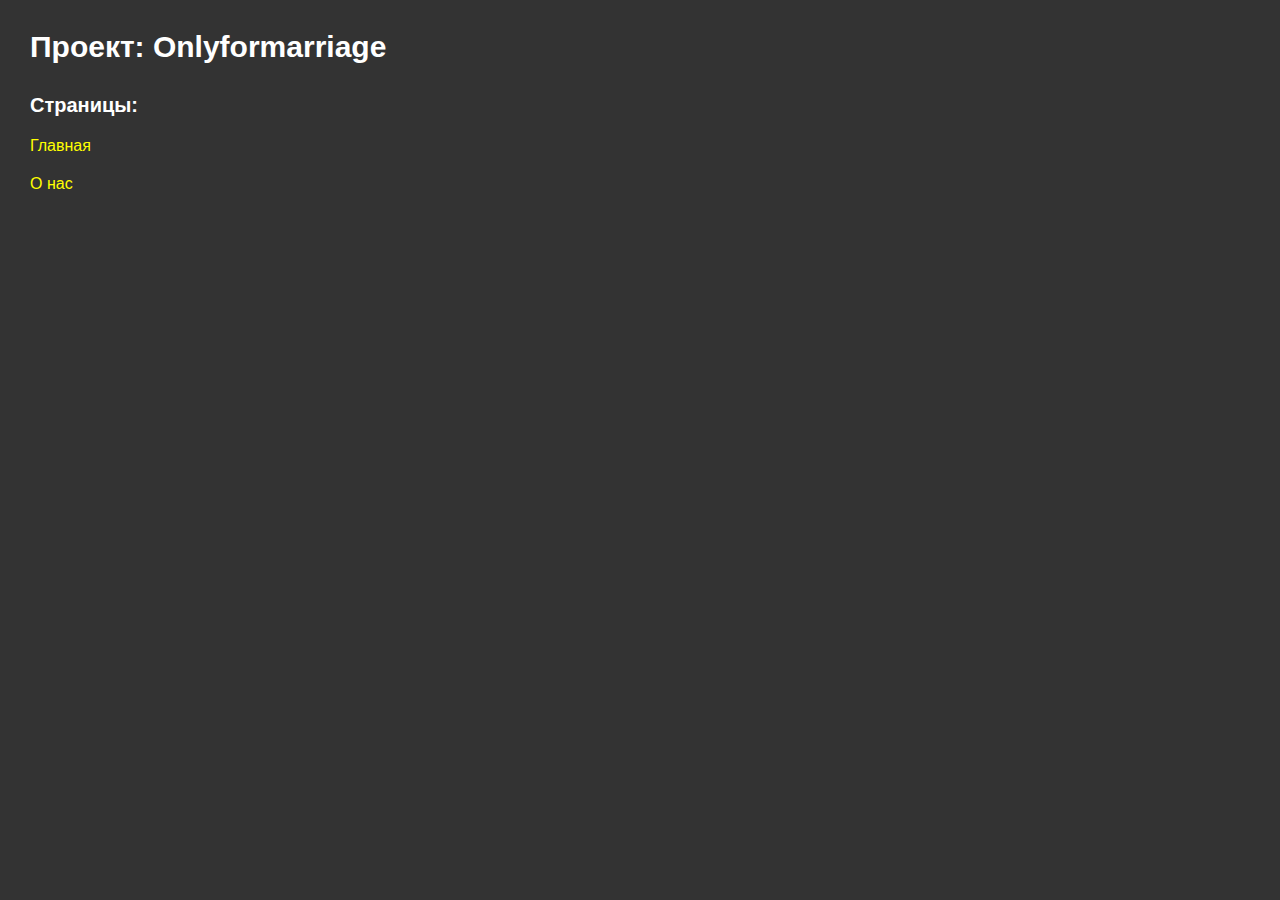
<file: onlyformarriage.html>
<!DOCTYPE html>
<html lang="ru">
	<head>
		<meta charset="UTF-8">
		<meta name="viewport" content="width=device-width, initial-scale=1.0">
		<meta name="robots" content="noindex, nofollow">
		<title>Проект: onlyformarriage</title>
		<style>
			*,
			*::before,
			*::after {
				box-sizing: border-box;
				margin: 0;
				padding: 0;
				bottom: 0;
			}
			ul li{
				list-style: none;
			}
			a{
				text-decoration: none;
				color: inherit;
			}
			body,
			html {
				height: 100%;
			}
			body {
				font-family: Arial, "Helvetica Neue", Helvetica, sans-serif;
				background-color: #333;
				color: #fff;
			}
			.wrapper {
				min-height: 100%;
				display: flex;
				flex-direction: column;
			}
			.wrapper > main {
				flex-grow: 1;
			}
			.projectpage {
				padding: 30px;
			}
			.projectpage__title {
				font-size: 30px;
				margin-bottom: 30px;
			}
			.projectpage__sub-title {
				font-size: 20px;
				margin-bottom: 20px;
			}
			.projectpage__list {
			}
			.projectpage__list li {
				margin-bottom: 20px;
			}
			.projectpage__list a {
				color: yellow;
			}
			.projectpage__list a:hover {
			}
		</style>
	</head>
	<body>
		<div class="wrapper">
			<header class="header"></header>
			<main class="projectpage">
				<h1 class="projectpage__title">Проект: Onlyformarriage</h1>
				<h2 class="projectpage__sub-title">Страницы:</h2>
				<ul class="projectpage__list">
					<li>
						<a href="index.html">Главная</a>
					</li>
					<li>
						<a href="about-us.html/">О нас</a>
					</li>
				</ul>
			</main>
			<footer class="footer"></footer>
		</div>
	</body>
</html>
</file>
<file: css/main.min.css>
*{border:0;margin:0;padding:0}*,:after,:before{box-sizing:border-box}:after,:before{display:inline-block}body,html{height:100%}body{line-height:1;scrollbar-gutter:stable;-ms-text-size-adjust:100%;-moz-text-size-adjust:100%;-webkit-text-size-adjust:100%;-webkit-font-smoothing:antialiased;-moz-osx-font-smoothing:grayscale}button,input,textarea{background-color:transparent;color:inherit;font-family:inherit;font-size:inherit;line-height:inherit}input,textarea{width:100%}label{display:inline-block}button,option,select{cursor:pointer}a{color:inherit;display:inline-block;text-decoration:none}ul li{list-style:none}img{height:auto;max-width:100%;vertical-align:middle}h1,h2,h3,h4,h5,h6{font-size:inherit;font-weight:inherit}body{color:#000;font-family:Roboto;font-size:1rem;min-width:23.75rem}[data-fls-scrolllock] body{overflow:hidden;overscroll-behavior:none;touch-action:none}.wrapper{display:flex;flex-direction:column;min-height:100%;overflow:clip}.wrapper>main{flex:1 1 auto}.wrapper>*{min-width:0}[class*=__container]{margin:0 auto;max-width:88.25rem;padding-left:1.9375rem;padding-right:1.9375rem}.border{border:.0625rem solid #ddd}.title{font-weight:600;letter-spacing:-.03em;line-height:130%;margin-bottom:4.375rem}.button{background-color:#fff;border:.0625rem solid #ddd;border-radius:1rem;color:#333;display:inline-flex;font-size:.875rem;font-weight:500;line-height:140%;padding:1.125rem 1.875rem;transition:color .3s ease-in-out,background-color .3s ease-in-out,border-color .3s ease-in-out}.button__red{background-color:#66000e;color:#fff}.next,.prev{background-color:#fff;border-radius:1rem;padding:1.1875rem;transition:color .3s ease-in-out,background-color .3s ease-in-out,border-color .3s ease-in-out}.next svg path,.prev svg path{transition:stroke .3s ease-in-out}.next svg{transform:rotate(180deg)}.quote{position:relative}.quote:before{background:url(../assets/img/reviews/quote.webp) 0 0/contain no-repeat;content:"";height:4rem;left:0;position:absolute;top:0;width:4rem;z-index:-1}.img-decor__img-wrapper{flex:0 0 34.814815%;position:relative}.img-decor__img:before{background:#f7f7f7;border-radius:10rem 0 2.5rem 2.5rem;height:84%;width:100%}.img-decor__img:after{background-color:#66000e;border-radius:7.5rem 0 0 0;height:74%;left:8.5%;width:83%}.img-decor__img:after,.img-decor__img:before{bottom:0;content:"";position:absolute;z-index:-1}.img-decor__img img{object-fit:cover}.words-content{align-items:flex-end;display:flex;justify-content:space-between}.words{color:#565656;font-weight:300;line-height:180%}.label{backdrop-filter:blur(.9375rem);background:rgba(0,0,0,.7);border-radius:1rem;bottom:3.75rem;box-shadow:0 1.25rem 1.25rem 0 rgba(0,0,0,.5);left:50%;padding:1.25rem 1.5rem;position:absolute;transform:translateX(-50%);width:max-content}.name{color:#fff}.age-position,.name{font-size:1.5rem;font-weight:600;letter-spacing:-.03em;line-height:130%;text-align:center}.age-position{color:#b30019}[data-fls-spollers] summary{list-style:none}[data-fls-spollers] summary::-webkit-details-marker,[data-fls-spollers] summary::marker{display:none}.spollers{display:grid;gap:1.875rem}.spollers__item{font-size:1rem}.spollers__title{align-items:center;border:.0625rem solid #ddd;border-radius:1rem;cursor:pointer;display:flex;justify-content:space-between;list-style:none;padding:1.5rem 1.875rem;position:relative;text-align:left;transition:color .5s,border-color .5s;width:100%}.spollers__title.--spoller-active{border-color:#b30019;color:#b30019}.spollers__title.--spoller-active svg{transform:rotate(45deg)}.spollers__title.--spoller-active svg path{fill:#b30019}.spollers__title svg{transition:transform .5s}.spollers__title svg path{transition:fill .5s}.spollers__title::-webkit-details-marker,.spollers__title::marker{display:none}.spollers__body{background-color:#f7f7f7;border-radius:1rem;color:#565656;line-height:180%;margin-top:.625rem;padding:1.875rem}.swiper{overflow:hidden}.swiper-initialized{touch-action:pan-y}.swiper-wrapper{box-sizing:content-box;display:flex;height:100%;position:relative;width:100%}.swiper-vertical .swiper-wrapper{flex-direction:column}.swiper-autoheight .swiper-wrapper{align-items:flex-start}.swiper-initialized .swiper-slide{flex-shrink:0;position:relative}.swiper-android .swiper-slide,.swiper-android .swiper-wrapper{transform:translateZ(0)}.swiper-button-lock{display:none!important}.main__slider{position:relative}.main__actions{align-items:center;display:flex;gap:2.5rem}.main__navigation{display:inline-flex;gap:.625rem}.main__slide{border-radius:1.5rem;position:relative}.main__bg{height:100%;left:0;object-fit:cover;position:absolute;top:0;width:100%;z-index:-1}.main__title{font-weight:600;letter-spacing:-.03em;line-height:130%}.main__button{font-size:1.125rem;padding:1.375rem 2.25rem}.main__img{border-bottom-right-radius:1.5rem;bottom:0;position:absolute;right:0;width:50.1%}.menu{flex:1}.menu__body{background:#f7f7f7;border-radius:1rem}.menu__list{align-items:center;display:flex;flex-wrap:wrap;gap:.625rem;justify-content:space-between;padding-block:1.125rem}.menu__link{color:#333;font-weight:500;line-height:140%;transition:color .3s}.icon-menu{display:none}.header{padding-block:3.125rem}.header__container{align-items:center;display:flex;justify-content:space-between}.header__logo{flex:0 0 4.625rem}.header__actions{display:flex;gap:1.25rem;position:relative}.header__human{display:none;z-index:2}.header__mobile-button{border:.0625rem solid #ddd;border-radius:1rem;padding:1.3125rem 1.25rem;position:relative;z-index:2}.footer{padding-block:2.5rem}.footer__container{align-items:center;display:flex;gap:1.25rem}.footer__list{column-count:2;gap:7.5rem}.footer__item:not(:last-child){margin-bottom:.9375rem}.footer .header__logo{margin-right:7.5rem}.footer .menu__link{font-size:1rem}.faq__content{align-items:flex-start;display:flex;justify-content:space-between}.faq__spollers{flex:1}.faq__questions{font-size:1.25rem;font-weight:600;letter-spacing:-.03em;line-height:130%}.faq__form{flex:0 0 24.25rem}.faq-form{background-color:#66000e;border-radius:1.5rem;display:flex;flex-direction:column;padding:2.5rem;width:100%}.faq-form__title{color:#fff;font-size:2rem;font-weight:600;letter-spacing:-.03em;line-height:130%;margin-bottom:.9375rem}.faq-form__subtitle{color:#e8b0b0;font-size:1.125rem;line-height:130%;margin:0 0 2.5rem}.faq-form__field{display:flex;flex-direction:column;margin-bottom:1.875rem;position:relative}.faq-form__input,.faq-form__textarea{background-color:#fff;border:.125rem solid transparent;border-radius:1rem;color:#000;font-size:1rem;outline:none;padding:1.375rem 1.5rem;transition:border-color .3s ease;width:100%}.faq-form__input::placeholder,.faq-form__textarea::placeholder{color:#999}.faq-form__input.is-invalid,.faq-form__textarea.is-invalid{border-color:#000}.faq-form__textarea{min-height:8.75rem;resize:none}.faq-form__footer{display:flex;justify-content:space-between;padding-top:.3125rem}.faq-form__error{bottom:-1.25rem;color:#fff;font-size:.875rem;left:0;position:absolute}.faq-form__count{color:hsla(0,0%,100%,.6);font-size:.75rem}.faq-form__button{background-color:#ffad33;border:none;border-radius:1rem;font-size:1.125rem;font-weight:500;line-height:135%;padding:1.375rem 1.875rem;transition:color .3s ease-in-out,background-color .3s ease-in-out}@media (width <= 62em){.next,.prev{padding:.875rem}.age-position,.name{font-size:1.25rem}.main__slider{margin-top:0}.main__actions{gap:1.25rem}.main__button{font-size:1rem;padding:1.125rem 1.875rem}.header{padding-block:2.625rem}.header__actions{margin-right:2.5rem;z-index:2}.faq__content{align-items:stretch;flex-direction:column;row-gap:3.75rem}}@media (max-width:62em) and (width <= 48em){.menu__body{padding-top:9.25rem}.menu__body:before{height:9.25rem}}@media (max-width:62em) and (width <= 35em){.menu__body{padding:7.375rem .125rem 1.875rem 1.25rem}.menu__body:before{height:7.375rem}}@media (max-width:62em) and (any-hover:none){.icon-menu{cursor:default}}@media (max-width:62em){.menu{margin-inline:1.5625rem}.menu__body{height:100svh;overflow:auto;padding:9.875rem 1.9375rem 1.875rem;z-index:1}.menu__body,.menu__body:before{background:#fff;left:-100%;position:fixed;top:0;transition:left .3s;width:100%}.menu__body:before{content:"";height:9.875rem;z-index:2}[data-fls-menu-open] .menu__body,[data-fls-menu-open] .menu__body:before{left:0}.menu__list{align-items:flex-start;flex-direction:column;padding-inline:1.25rem;padding:0;row-gap:2.5rem}.menu__link{font-size:2rem}.icon-menu{display:block;height:.875rem;position:relative;width:1.125rem;z-index:5}.icon-menu span,.icon-menu:after,.icon-menu:before{background-color:#333;content:"";height:.125rem;position:absolute;right:0;transition:all .3s ease 0s;width:100%}.icon-menu:before{top:0}.icon-menu:after{bottom:0}.icon-menu span{top:calc(50% - .0625rem)}[data-fls-menu-open] .icon-menu span{width:0}[data-fls-menu-open] .icon-menu:before{top:calc(50% - .0625rem);transform:rotate(-45deg)}[data-fls-menu-open] .icon-menu:after{bottom:calc(50% - .0625rem);transform:rotate(45deg)}.faq__content{column-gap:1.875rem}}@media (width <= 56.25rem){.label{display:none}.name{color:#b30019}.age-position,.name{font-size:1.5rem}}@media (width <= 48em){[class*=__container]{padding-inline:2.4375rem}.title{text-align:center}.next,.prev{display:none}.quote:before{left:-1rem;top:-.25rem}.img-decor__img-wrapper{aspect-ratio:1/1;background-color:#f7f7f7;border-radius:100%;display:grid;flex:0 0 14.375rem;place-items:center}.img-decor__img:after,.img-decor__img:before{display:none}.img-decor__img{aspect-ratio:1/1;background-color:#66000e;border-radius:100%;overflow:hidden;width:85%}.img-decor__img img{object-position:-1.25rem .8125rem}.words-content{flex-direction:row-reverse}.main__content{margin:2.5rem}.header{padding-block:2rem}.header__actions{margin-right:1.25rem}.footer__list{gap:5rem}.footer .header__logo{margin-right:5rem;order:0}.faq-form__subtitle,.faq-form__title,.faq__title{text-align:center}}@media (max-width:48em){.words{font-size:1.25rem;margin-bottom:2.375rem}.main__content{margin-bottom:3.125rem;margin-top:3.125rem;margin-inline:2.5rem}.main__title{font-size:1.5rem}}@media (width <= 42.5rem){.quote:before{height:2.5rem;left:50%;top:0;transform:translateX(-50%);width:2.5rem}.img-decor__img-wrapper{flex-basis:auto;width:11.25rem}.words-content{align-items:center;flex-direction:column-reverse}}@media (width <= 35em) and (max-width:23.75em){.age-position,.name{font-size:1.25rem}}@media (width <= 35em){[class*=__container]{padding-inline:1.25rem}.words{font-size:1.125rem;margin-bottom:1.875rem}.spollers{gap:1.25rem}.main__actions{justify-content:center}.main__content{margin:1.875rem}.main__img{display:none}.menu{position:absolute}.header{padding-block:1.375rem}.header__logo{order:1}.header__actions{left:6.25rem;margin-right:0;position:absolute;top:1.875rem}.header__button[class]{padding:1.125rem 1.5rem}.header__human{border:.0625rem solid #ddd;border-radius:1rem;display:block;order:2;padding:1.0625rem}.footer .header__logo{display:none}.faq__content{row-gap:3.125rem}.faq-form{padding:1.875rem}.faq-form__title{font-size:1.5rem}.faq-form__subtitle{font-size:1rem}.faq-form__field{margin-bottom:1.25rem}}@media (max-width:35em){.title{font-size:2rem}.main__title{margin-bottom:1.25rem}}@media (width <= 35em) and (min-width:35em){.age-position,.name{font-size:1.5rem}}@media (width > 35em) and (width <= 48em){.main__img{width:59.1%}}@media (width > 35em){.main__content{max-width:47.925926%}.header__logo{position:relative;z-index:2}}@media (width <= 35em) and (min-width:23.75em) and (max-width:35em){.age-position,.name{font-size:clamp(1.25rem,.722222222225rem + 2.2222222222vw,1.5rem)}}@media (min-width:35em) and (max-width:84.375em){.title{font-size:clamp(2rem,.5822784810125rem + 4.0506329114vw,4rem)}.main__title{margin-bottom:clamp(1.25rem,.36392405063125rem + 2.5316455696vw,2.5rem)}}@media (width > 48em) and (width <= 88.25em){.faq-form__button,.faq-form__input{width:20.625rem}}@media (width > 48em){.img-decor__img img{aspect-ratio:467/600;padding-left:2.625rem;width:86.9%}.words{padding-left:1.875rem}}@media (min-width:48em) and (max-width:84.375em){.words{font-size:clamp(1.25rem,.59020618556875rem + 1.3745704467vw,1.75rem);margin-bottom:clamp(2.375rem,1.55025773195625rem + 1.7182130584vw,3rem)}.main__content{margin-bottom:clamp(3.125rem,.15592783505rem + 6.1855670103vw,5.375rem);margin-top:clamp(3.125rem,-.99871134020625rem + 8.5910652921vw,6.25rem);margin-inline:clamp(2.5rem,-2.44845360825rem + 10.3092783505vw,6.25rem)}.main__title{font-size:clamp(1.5rem,-.4793814433rem + 4.1237113402vw,3rem)}}@media (width > 62em){.main__slider{margin-top:-2.125rem}.main__wrapper{padding-top:2.125rem}.header__mobile-button{display:none}}@media (min-width:62em) and (max-width:84.375em){.menu{margin-inline:clamp(1.5625rem,-8.3090083798875rem + 15.9217877095vw,5.125rem)}.menu__list{padding-inline:clamp(1.25rem,-3.94553072625625rem + 8.3798882682vw,3.125rem)}.faq__content{column-gap:clamp(1.875rem,-5.3987430167625rem + 11.7318435754vw,4.5rem)}}@media (min-width:84.375em){.title{font-size:4rem}.words{font-size:1.75rem;margin-bottom:3rem}.main__content{margin-bottom:5.375rem;margin-top:6.25rem;margin-inline:6.25rem}.main__title{font-size:3rem;margin-bottom:2.5rem}.menu{margin-inline:5.125rem}.menu__list{padding-inline:3.125rem}.faq__content{column-gap:4.5rem}}@media (any-hover:hover) and (any-pointer:fine){.button:hover{border-color:#b30019;color:#b30019}.button__red:hover{background-color:#b30019;color:#fff}.next:hover,.prev:hover{background-color:#b30019;border-color:#b30019}.next:hover svg path,.prev:hover svg path{stroke:#fff}.menu__link:hover{color:#b30019}.header__human:hover{border-color:#b30019}.header__human:hover svg path{stroke:#b30019}.faq-form__button:hover{background-color:#b30019;color:#fff}}@media (any-hover:none) and (any-pointer:coarse){.button:active{border-color:#b30019;color:#b30019}.button__red:active{background-color:#b30019;color:#fff}.next:active,.prev:active{background-color:#b30019;border-color:#b30019}.next:active svg path,.prev:active svg path{stroke:#fff}.menu__link:active{color:#b30019}.header__human:active{border-color:#b30019}.header__human:active svg path{stroke:#b30019}.faq-form__button:active{background-color:#b30019;color:#fff}}
</file>
<file: css/index.min.css>
.reviews__container{position:relative}.reviews__content{flex:0 0 59.62963%}.reviews__main-title{display:none}.questionnaires__top{align-items:center;display:flex;justify-content:space-between;margin-bottom:4.375rem}.questionnaires__title{margin-bottom:0}.questionnaires__slide{display:flex}.questionnaires__img-data{border-radius:1.5rem 0 0 1.5rem;flex:0 0 48.888889%;position:relative}.questionnaires__img-data img{border-radius:1.5rem 0 0 1.5rem;height:100%;object-fit:cover;width:100%}.questionnaires__label-mob{display:none}.questionnaires__light{background-color:#85e150;border-radius:50%;display:inline-block;height:.75rem;margin-right:.625rem;transform:translateY(-.125rem);width:.75rem}.questionnaires__light.questionnaires__light-mob{display:none}.questionnaires__content{background-color:rgba(159,99,107,.05);border-radius:0 1.5rem 1.5rem 0;padding:3.75rem;position:relative}.questionnaires__text{font-size:1.75rem;font-weight:600;letter-spacing:-.03em;line-height:130%;margin-bottom:2.1875rem;position:relative}.questionnaires__text.quote:before{height:2.75rem;left:-1.25rem;width:2.75rem}.questionnaires__hobbies{display:flex;flex-wrap:wrap;gap:.625rem;margin-bottom:2.8125rem}.questionnaires__hobby{border:.0625rem solid #ddd;border-radius:6.25rem;color:#333;font-size:.875rem;font-weight:500;line-height:160%;padding:.875rem 1.5rem;transition:border-color .3s ease-in-out,color .3s ease-in-out}.questionnaires .main__navigation>*{display:grid;place-items:center}.page__reviews{margin-bottom:10.25rem}.page__faq,.page__questionnaires{margin-bottom:10rem}@media (width <= 62em){.questionnaires__img-data{flex:0 0 39.784946%}.questionnaires__content{padding:2.5rem}.page__faq,.page__questionnaires,.page__reviews{margin-bottom:5.625rem}}@media (max-width:62em){.reviews__title{margin-bottom:2.375rem}}@media (width <= 56.25rem) and (max-width:23.75em){.questionnaires__top{margin-bottom:2.5rem}}@media (width <= 56.25rem){.questionnaires__top-slide{align-items:flex-start;display:flex;gap:1.875rem;margin-bottom:1.875rem}.questionnaires__img-data{aspect-ratio:1/1;flex:0 0 8.75rem;position:relative}.questionnaires__img-data img{border-radius:100%}.questionnaires__label-mob{display:block;margin-bottom:.625rem}.questionnaires__light.questionnaires__light-mob{bottom:-.4375rem;display:inline-block;left:50%;margin-right:0;position:absolute;transform:none;transform:translateX(-50%)}.questionnaires__text{font-size:1.25rem}.questionnaires__hobbies{margin-bottom:1.875rem}.questionnaires__data .quote:before{display:none}}@media (width <= 48em){.reviews__title{display:none}.reviews .main__button{font-size:.875rem;padding:1rem 1.5rem}.reviews .main__navigation>*{display:grid;padding:.6875rem;place-items:center}.questionnaires__slider{margin-right:-2.4375rem}.questionnaires__content{border-radius:1.5rem}.main__container{padding-right:0}.page__faq,.page__questionnaires,.page__reviews{margin-bottom:5rem}}@media (width <= 42.5rem){.reviews__content{text-align:center}.reviews__main-title{display:block;margin-bottom:2.5rem;text-align:center}.reviews .main__navigation{justify-content:space-between;left:50%;position:absolute;top:3.9375rem;transform:translateX(-50%);width:19.625rem}}@media (width <= 35em) and (max-width:23.75em){.questionnaires__img-data{width:5rem}.questionnaires__text{font-size:1rem}}@media (width <= 35em){.reviews__main-title{margin-bottom:1.875rem}.reviews .main__button{justify-content:center;width:100%}.reviews .main__navigation{width:100%}.questionnaires__top{justify-content:center}.questionnaires__top .main__navigation{display:none}.questionnaires__slider{margin-right:-1.9375rem}.questionnaires__top-slide{align-items:center;flex-direction:column;gap:1.25rem;margin-bottom:1.25rem}.questionnaires__img-data{flex-basis:auto}.questionnaires__data{text-align:center}.questionnaires__content{padding:1.875rem}.questionnaires__text{margin-bottom:0}.questionnaires__hobbies{justify-content:center}.questionnaires__hobby{font-size:.8125rem;padding:.625rem 1rem}.questionnaires .header__actions{justify-content:center;position:static}.page__faq,.page__questionnaires,.page__reviews{margin-bottom:3.125rem}}@media (width <= 23.75em){.questionnaires__slider{margin-right:-1.25rem}}@media (max-width:23.75em){.page__main{margin-bottom:3.125rem}}@media (width <= 56.25rem) and (min-width:62em){.questionnaires__top{margin-bottom:3.125rem}}@media (width <= 35em) and (min-width:35em){.questionnaires__img-data{width:8.75rem}.questionnaires__text{font-size:1.25rem}}@media (min-width:23.75em) and (max-width:84.375em){.page__main{margin-bottom:clamp(3.125rem,2.1456185567rem + 4.1237113402vw,5.625rem)}}@media (width <= 35em) and (min-width:23.75em) and (max-width:35em){.questionnaires__img-data{width:clamp(5rem,-2.91666666666875rem + 33.3333333333vw,8.75rem)}.questionnaires__text{font-size:clamp(1rem,.472222222225rem + 2.2222222222vw,1.25rem)}}@media (width > 48em){.reviews .main__actions{padding-left:1.875rem}}@media (width > 56.25rem){.questionnaires .header__button{font-size:1.125rem;padding:1.375rem 2.25rem}}@media (width <= 56.25rem) and (min-width:23.75em) and (max-width:62em){.questionnaires__top{margin-bottom:clamp(2.5rem,2.111928104575rem + 1.6339869281vw,3.125rem)}}@media (min-width:62em) and (max-width:84.375em){.reviews__title{margin-bottom:clamp(2.375rem,-3.16689944134375rem + 8.938547486vw,4.375rem)}}@media (min-width:84.375em){.reviews__title{margin-bottom:4.375rem}.page__main{margin-bottom:5.625rem}}@media (any-hover:hover) and (any-pointer:fine){.questionnaires__hobby:hover{border-color:#b30019;color:#b30019}}@media (any-hover:none) and (any-pointer:coarse){.questionnaires__hobby:active{border-color:#b30019;color:#b30019}}
</file>
<file: css/webfonts.min.css>
@font-face{font-family:Roboto;font-stretch:100%;font-style:normal;font-weight:300;src:url(../assets/fonts/KFO7CnqEu92Fr1ME7kSn66aGLdTylUAMa3GUBGEe.woff2) format("woff2");unicode-range:u+0460-052f,u+1c80-1c8a,u+20b4,u+2de0-2dff,u+a640-a69f,u+fe2e-fe2f}@font-face{font-family:Roboto;font-stretch:100%;font-style:normal;font-weight:300;src:url(../assets/fonts/KFO7CnqEu92Fr1ME7kSn66aGLdTylUAMa3iUBGEe.woff2) format("woff2");unicode-range:u+0301,u+0400-045f,u+0490-0491,u+04b0-04b1,u+2116}@font-face{font-family:Roboto;font-stretch:100%;font-style:normal;font-weight:300;src:url(../assets/fonts/KFO7CnqEu92Fr1ME7kSn66aGLdTylUAMa3CUBGEe.woff2) format("woff2");unicode-range:u+1f??}@font-face{font-family:Roboto;font-stretch:100%;font-style:normal;font-weight:300;src:url(../assets/fonts/KFO7CnqEu92Fr1ME7kSn66aGLdTylUAMa3-UBGEe.woff2) format("woff2");unicode-range:u+0370-0377,u+037a-037f,u+0384-038a,u+038c,u+038e-03a1,u+03a3-03ff}@font-face{font-family:Roboto;font-stretch:100%;font-style:normal;font-weight:300;src:url(../assets/fonts/KFO7CnqEu92Fr1ME7kSn66aGLdTylUAMawCUBGEe.woff2) format("woff2");unicode-range:u+0302-0303,u+0305,u+0307-0308,u+0310,u+0312,u+0315,u+031a,u+0326-0327,u+032c,u+032f-0330,u+0332-0333,u+0338,u+033a,u+0346,u+034d,u+0391-03a1,u+03a3-03a9,u+03b1-03c9,u+03d1,u+03d5-03d6,u+03f0-03f1,u+03f4-03f5,u+2016-2017,u+2034-2038,u+203c,u+2040,u+2043,u+2047,u+2050,u+2057,u+205f,u+2070-2071,u+2074-208e,u+2090-209c,u+20d0-20dc,u+20e1,u+20e5-20ef,u+2100-2112,u+2114-2115,u+2117-2121,u+2123-214f,u+2190,u+2192,u+2194-21ae,u+21b0-21e5,u+21f1-21f2,u+21f4-2211,u+2213-2214,u+2216-22ff,u+2308-230b,u+2310,u+2319,u+231c-2321,u+2336-237a,u+237c,u+2395,u+239b-23b7,u+23d0,u+23dc-23e1,u+2474-2475,u+25af,u+25b3,u+25b7,u+25bd,u+25c1,u+25ca,u+25cc,u+25fb,u+266d-266f,u+27c0-27ff,u+2900-2aff,u+2b0e-2b11,u+2b30-2b4c,u+2bfe,u+3030,u+ff5b,u+ff5d,u+1d400-1d7ff,u+1ee??}@font-face{font-family:Roboto;font-stretch:100%;font-style:normal;font-weight:300;src:url(../assets/fonts/KFO7CnqEu92Fr1ME7kSn66aGLdTylUAMaxKUBGEe.woff2) format("woff2");unicode-range:u+0001-000c,u+000e-001f,u+007f-009f,u+20dd-20e0,u+20e2-20e4,u+2150-218f,u+2190,u+2192,u+2194-2199,u+21af,u+21e6-21f0,u+21f3,u+2218-2219,u+2299,u+22c4-22c6,u+2300-243f,u+2440-244a,u+2460-24ff,u+25a0-27bf,u+28??,u+2921-2922,u+2981,u+29bf,u+29eb,u+2b??,u+4dc0-4dff,u+fff9-fffb,u+10140-1018e,u+10190-1019c,u+101a0,u+101d0-101fd,u+102e0-102fb,u+10e60-10e7e,u+1d2c0-1d2d3,u+1d2e0-1d37f,u+1f0??,u+1f100-1f1ad,u+1f1e6-1f1ff,u+1f30d-1f30f,u+1f315,u+1f31c,u+1f31e,u+1f320-1f32c,u+1f336,u+1f378,u+1f37d,u+1f382,u+1f393-1f39f,u+1f3a7-1f3a8,u+1f3ac-1f3af,u+1f3c2,u+1f3c4-1f3c6,u+1f3ca-1f3ce,u+1f3d4-1f3e0,u+1f3ed,u+1f3f1-1f3f3,u+1f3f5-1f3f7,u+1f408,u+1f415,u+1f41f,u+1f426,u+1f43f,u+1f441-1f442,u+1f444,u+1f446-1f449,u+1f44c-1f44e,u+1f453,u+1f46a,u+1f47d,u+1f4a3,u+1f4b0,u+1f4b3,u+1f4b9,u+1f4bb,u+1f4bf,u+1f4c8-1f4cb,u+1f4d6,u+1f4da,u+1f4df,u+1f4e3-1f4e6,u+1f4ea-1f4ed,u+1f4f7,u+1f4f9-1f4fb,u+1f4fd-1f4fe,u+1f503,u+1f507-1f50b,u+1f50d,u+1f512-1f513,u+1f53e-1f54a,u+1f54f-1f5fa,u+1f610,u+1f650-1f67f,u+1f687,u+1f68d,u+1f691,u+1f694,u+1f698,u+1f6ad,u+1f6b2,u+1f6b9-1f6ba,u+1f6bc,u+1f6c6-1f6cf,u+1f6d3-1f6d7,u+1f6e0-1f6ea,u+1f6f0-1f6f3,u+1f6f7-1f6fc,u+1f7??,u+1f800-1f80b,u+1f810-1f847,u+1f850-1f859,u+1f860-1f887,u+1f890-1f8ad,u+1f8b0-1f8bb,u+1f8c0-1f8c1,u+1f900-1f90b,u+1f93b,u+1f946,u+1f984,u+1f996,u+1f9e9,u+1fa00-1fa6f,u+1fa70-1fa7c,u+1fa80-1fa89,u+1fa8f-1fac6,u+1face-1fadc,u+1fadf-1fae9,u+1faf0-1faf8,u+1fb??}@font-face{font-family:Roboto;font-stretch:100%;font-style:normal;font-weight:300;src:url(../assets/fonts/KFO7CnqEu92Fr1ME7kSn66aGLdTylUAMa3OUBGEe.woff2) format("woff2");unicode-range:u+0102-0103,u+0110-0111,u+0128-0129,u+0168-0169,u+01a0-01a1,u+01af-01b0,u+0300-0301,u+0303-0304,u+0308-0309,u+0323,u+0329,u+1ea0-1ef9,u+20ab}@font-face{font-family:Roboto;font-stretch:100%;font-style:normal;font-weight:300;src:url(../assets/fonts/KFO7CnqEu92Fr1ME7kSn66aGLdTylUAMa3KUBGEe.woff2) format("woff2");unicode-range:u+0100-02ba,u+02bd-02c5,u+02c7-02cc,u+02ce-02d7,u+02dd-02ff,u+0304,u+0308,u+0329,u+1d00-1dbf,u+1e00-1e9f,u+1ef2-1eff,u+2020,u+20a0-20ab,u+20ad-20c0,u+2113,u+2c60-2c7f,u+a720-a7ff}@font-face{font-family:Roboto;font-stretch:100%;font-style:normal;font-weight:300;src:url(../assets/fonts/KFO7CnqEu92Fr1ME7kSn66aGLdTylUAMa3yUBA.woff2) format("woff2");unicode-range:u+00??,u+0131,u+0152-0153,u+02bb-02bc,u+02c6,u+02da,u+02dc,u+0304,u+0308,u+0329,u+2000-206f,u+20ac,u+2122,u+2191,u+2193,u+2212,u+2215,u+feff,u+fffd}@font-face{font-family:Roboto;font-stretch:100%;font-style:normal;font-weight:400;src:url(../assets/fonts/KFO7CnqEu92Fr1ME7kSn66aGLdTylUAMa3GUBGEe.woff2) format("woff2");unicode-range:u+0460-052f,u+1c80-1c8a,u+20b4,u+2de0-2dff,u+a640-a69f,u+fe2e-fe2f}@font-face{font-family:Roboto;font-stretch:100%;font-style:normal;font-weight:400;src:url(../assets/fonts/KFO7CnqEu92Fr1ME7kSn66aGLdTylUAMa3iUBGEe.woff2) format("woff2");unicode-range:u+0301,u+0400-045f,u+0490-0491,u+04b0-04b1,u+2116}@font-face{font-family:Roboto;font-stretch:100%;font-style:normal;font-weight:400;src:url(../assets/fonts/KFO7CnqEu92Fr1ME7kSn66aGLdTylUAMa3CUBGEe.woff2) format("woff2");unicode-range:u+1f??}@font-face{font-family:Roboto;font-stretch:100%;font-style:normal;font-weight:400;src:url(../assets/fonts/KFO7CnqEu92Fr1ME7kSn66aGLdTylUAMa3-UBGEe.woff2) format("woff2");unicode-range:u+0370-0377,u+037a-037f,u+0384-038a,u+038c,u+038e-03a1,u+03a3-03ff}@font-face{font-family:Roboto;font-stretch:100%;font-style:normal;font-weight:400;src:url(../assets/fonts/KFO7CnqEu92Fr1ME7kSn66aGLdTylUAMawCUBGEe.woff2) format("woff2");unicode-range:u+0302-0303,u+0305,u+0307-0308,u+0310,u+0312,u+0315,u+031a,u+0326-0327,u+032c,u+032f-0330,u+0332-0333,u+0338,u+033a,u+0346,u+034d,u+0391-03a1,u+03a3-03a9,u+03b1-03c9,u+03d1,u+03d5-03d6,u+03f0-03f1,u+03f4-03f5,u+2016-2017,u+2034-2038,u+203c,u+2040,u+2043,u+2047,u+2050,u+2057,u+205f,u+2070-2071,u+2074-208e,u+2090-209c,u+20d0-20dc,u+20e1,u+20e5-20ef,u+2100-2112,u+2114-2115,u+2117-2121,u+2123-214f,u+2190,u+2192,u+2194-21ae,u+21b0-21e5,u+21f1-21f2,u+21f4-2211,u+2213-2214,u+2216-22ff,u+2308-230b,u+2310,u+2319,u+231c-2321,u+2336-237a,u+237c,u+2395,u+239b-23b7,u+23d0,u+23dc-23e1,u+2474-2475,u+25af,u+25b3,u+25b7,u+25bd,u+25c1,u+25ca,u+25cc,u+25fb,u+266d-266f,u+27c0-27ff,u+2900-2aff,u+2b0e-2b11,u+2b30-2b4c,u+2bfe,u+3030,u+ff5b,u+ff5d,u+1d400-1d7ff,u+1ee??}@font-face{font-family:Roboto;font-stretch:100%;font-style:normal;font-weight:400;src:url(../assets/fonts/KFO7CnqEu92Fr1ME7kSn66aGLdTylUAMaxKUBGEe.woff2) format("woff2");unicode-range:u+0001-000c,u+000e-001f,u+007f-009f,u+20dd-20e0,u+20e2-20e4,u+2150-218f,u+2190,u+2192,u+2194-2199,u+21af,u+21e6-21f0,u+21f3,u+2218-2219,u+2299,u+22c4-22c6,u+2300-243f,u+2440-244a,u+2460-24ff,u+25a0-27bf,u+28??,u+2921-2922,u+2981,u+29bf,u+29eb,u+2b??,u+4dc0-4dff,u+fff9-fffb,u+10140-1018e,u+10190-1019c,u+101a0,u+101d0-101fd,u+102e0-102fb,u+10e60-10e7e,u+1d2c0-1d2d3,u+1d2e0-1d37f,u+1f0??,u+1f100-1f1ad,u+1f1e6-1f1ff,u+1f30d-1f30f,u+1f315,u+1f31c,u+1f31e,u+1f320-1f32c,u+1f336,u+1f378,u+1f37d,u+1f382,u+1f393-1f39f,u+1f3a7-1f3a8,u+1f3ac-1f3af,u+1f3c2,u+1f3c4-1f3c6,u+1f3ca-1f3ce,u+1f3d4-1f3e0,u+1f3ed,u+1f3f1-1f3f3,u+1f3f5-1f3f7,u+1f408,u+1f415,u+1f41f,u+1f426,u+1f43f,u+1f441-1f442,u+1f444,u+1f446-1f449,u+1f44c-1f44e,u+1f453,u+1f46a,u+1f47d,u+1f4a3,u+1f4b0,u+1f4b3,u+1f4b9,u+1f4bb,u+1f4bf,u+1f4c8-1f4cb,u+1f4d6,u+1f4da,u+1f4df,u+1f4e3-1f4e6,u+1f4ea-1f4ed,u+1f4f7,u+1f4f9-1f4fb,u+1f4fd-1f4fe,u+1f503,u+1f507-1f50b,u+1f50d,u+1f512-1f513,u+1f53e-1f54a,u+1f54f-1f5fa,u+1f610,u+1f650-1f67f,u+1f687,u+1f68d,u+1f691,u+1f694,u+1f698,u+1f6ad,u+1f6b2,u+1f6b9-1f6ba,u+1f6bc,u+1f6c6-1f6cf,u+1f6d3-1f6d7,u+1f6e0-1f6ea,u+1f6f0-1f6f3,u+1f6f7-1f6fc,u+1f7??,u+1f800-1f80b,u+1f810-1f847,u+1f850-1f859,u+1f860-1f887,u+1f890-1f8ad,u+1f8b0-1f8bb,u+1f8c0-1f8c1,u+1f900-1f90b,u+1f93b,u+1f946,u+1f984,u+1f996,u+1f9e9,u+1fa00-1fa6f,u+1fa70-1fa7c,u+1fa80-1fa89,u+1fa8f-1fac6,u+1face-1fadc,u+1fadf-1fae9,u+1faf0-1faf8,u+1fb??}@font-face{font-family:Roboto;font-stretch:100%;font-style:normal;font-weight:400;src:url(../assets/fonts/KFO7CnqEu92Fr1ME7kSn66aGLdTylUAMa3OUBGEe.woff2) format("woff2");unicode-range:u+0102-0103,u+0110-0111,u+0128-0129,u+0168-0169,u+01a0-01a1,u+01af-01b0,u+0300-0301,u+0303-0304,u+0308-0309,u+0323,u+0329,u+1ea0-1ef9,u+20ab}@font-face{font-family:Roboto;font-stretch:100%;font-style:normal;font-weight:400;src:url(../assets/fonts/KFO7CnqEu92Fr1ME7kSn66aGLdTylUAMa3KUBGEe.woff2) format("woff2");unicode-range:u+0100-02ba,u+02bd-02c5,u+02c7-02cc,u+02ce-02d7,u+02dd-02ff,u+0304,u+0308,u+0329,u+1d00-1dbf,u+1e00-1e9f,u+1ef2-1eff,u+2020,u+20a0-20ab,u+20ad-20c0,u+2113,u+2c60-2c7f,u+a720-a7ff}@font-face{font-family:Roboto;font-stretch:100%;font-style:normal;font-weight:400;src:url(../assets/fonts/KFO7CnqEu92Fr1ME7kSn66aGLdTylUAMa3yUBA.woff2) format("woff2");unicode-range:u+00??,u+0131,u+0152-0153,u+02bb-02bc,u+02c6,u+02da,u+02dc,u+0304,u+0308,u+0329,u+2000-206f,u+20ac,u+2122,u+2191,u+2193,u+2212,u+2215,u+feff,u+fffd}@font-face{font-family:Roboto;font-stretch:100%;font-style:normal;font-weight:500;src:url(../assets/fonts/KFO7CnqEu92Fr1ME7kSn66aGLdTylUAMa3GUBGEe.woff2) format("woff2");unicode-range:u+0460-052f,u+1c80-1c8a,u+20b4,u+2de0-2dff,u+a640-a69f,u+fe2e-fe2f}@font-face{font-family:Roboto;font-stretch:100%;font-style:normal;font-weight:500;src:url(../assets/fonts/KFO7CnqEu92Fr1ME7kSn66aGLdTylUAMa3iUBGEe.woff2) format("woff2");unicode-range:u+0301,u+0400-045f,u+0490-0491,u+04b0-04b1,u+2116}@font-face{font-family:Roboto;font-stretch:100%;font-style:normal;font-weight:500;src:url(../assets/fonts/KFO7CnqEu92Fr1ME7kSn66aGLdTylUAMa3CUBGEe.woff2) format("woff2");unicode-range:u+1f??}@font-face{font-family:Roboto;font-stretch:100%;font-style:normal;font-weight:500;src:url(../assets/fonts/KFO7CnqEu92Fr1ME7kSn66aGLdTylUAMa3-UBGEe.woff2) format("woff2");unicode-range:u+0370-0377,u+037a-037f,u+0384-038a,u+038c,u+038e-03a1,u+03a3-03ff}@font-face{font-family:Roboto;font-stretch:100%;font-style:normal;font-weight:500;src:url(../assets/fonts/KFO7CnqEu92Fr1ME7kSn66aGLdTylUAMawCUBGEe.woff2) format("woff2");unicode-range:u+0302-0303,u+0305,u+0307-0308,u+0310,u+0312,u+0315,u+031a,u+0326-0327,u+032c,u+032f-0330,u+0332-0333,u+0338,u+033a,u+0346,u+034d,u+0391-03a1,u+03a3-03a9,u+03b1-03c9,u+03d1,u+03d5-03d6,u+03f0-03f1,u+03f4-03f5,u+2016-2017,u+2034-2038,u+203c,u+2040,u+2043,u+2047,u+2050,u+2057,u+205f,u+2070-2071,u+2074-208e,u+2090-209c,u+20d0-20dc,u+20e1,u+20e5-20ef,u+2100-2112,u+2114-2115,u+2117-2121,u+2123-214f,u+2190,u+2192,u+2194-21ae,u+21b0-21e5,u+21f1-21f2,u+21f4-2211,u+2213-2214,u+2216-22ff,u+2308-230b,u+2310,u+2319,u+231c-2321,u+2336-237a,u+237c,u+2395,u+239b-23b7,u+23d0,u+23dc-23e1,u+2474-2475,u+25af,u+25b3,u+25b7,u+25bd,u+25c1,u+25ca,u+25cc,u+25fb,u+266d-266f,u+27c0-27ff,u+2900-2aff,u+2b0e-2b11,u+2b30-2b4c,u+2bfe,u+3030,u+ff5b,u+ff5d,u+1d400-1d7ff,u+1ee??}@font-face{font-family:Roboto;font-stretch:100%;font-style:normal;font-weight:500;src:url(../assets/fonts/KFO7CnqEu92Fr1ME7kSn66aGLdTylUAMaxKUBGEe.woff2) format("woff2");unicode-range:u+0001-000c,u+000e-001f,u+007f-009f,u+20dd-20e0,u+20e2-20e4,u+2150-218f,u+2190,u+2192,u+2194-2199,u+21af,u+21e6-21f0,u+21f3,u+2218-2219,u+2299,u+22c4-22c6,u+2300-243f,u+2440-244a,u+2460-24ff,u+25a0-27bf,u+28??,u+2921-2922,u+2981,u+29bf,u+29eb,u+2b??,u+4dc0-4dff,u+fff9-fffb,u+10140-1018e,u+10190-1019c,u+101a0,u+101d0-101fd,u+102e0-102fb,u+10e60-10e7e,u+1d2c0-1d2d3,u+1d2e0-1d37f,u+1f0??,u+1f100-1f1ad,u+1f1e6-1f1ff,u+1f30d-1f30f,u+1f315,u+1f31c,u+1f31e,u+1f320-1f32c,u+1f336,u+1f378,u+1f37d,u+1f382,u+1f393-1f39f,u+1f3a7-1f3a8,u+1f3ac-1f3af,u+1f3c2,u+1f3c4-1f3c6,u+1f3ca-1f3ce,u+1f3d4-1f3e0,u+1f3ed,u+1f3f1-1f3f3,u+1f3f5-1f3f7,u+1f408,u+1f415,u+1f41f,u+1f426,u+1f43f,u+1f441-1f442,u+1f444,u+1f446-1f449,u+1f44c-1f44e,u+1f453,u+1f46a,u+1f47d,u+1f4a3,u+1f4b0,u+1f4b3,u+1f4b9,u+1f4bb,u+1f4bf,u+1f4c8-1f4cb,u+1f4d6,u+1f4da,u+1f4df,u+1f4e3-1f4e6,u+1f4ea-1f4ed,u+1f4f7,u+1f4f9-1f4fb,u+1f4fd-1f4fe,u+1f503,u+1f507-1f50b,u+1f50d,u+1f512-1f513,u+1f53e-1f54a,u+1f54f-1f5fa,u+1f610,u+1f650-1f67f,u+1f687,u+1f68d,u+1f691,u+1f694,u+1f698,u+1f6ad,u+1f6b2,u+1f6b9-1f6ba,u+1f6bc,u+1f6c6-1f6cf,u+1f6d3-1f6d7,u+1f6e0-1f6ea,u+1f6f0-1f6f3,u+1f6f7-1f6fc,u+1f7??,u+1f800-1f80b,u+1f810-1f847,u+1f850-1f859,u+1f860-1f887,u+1f890-1f8ad,u+1f8b0-1f8bb,u+1f8c0-1f8c1,u+1f900-1f90b,u+1f93b,u+1f946,u+1f984,u+1f996,u+1f9e9,u+1fa00-1fa6f,u+1fa70-1fa7c,u+1fa80-1fa89,u+1fa8f-1fac6,u+1face-1fadc,u+1fadf-1fae9,u+1faf0-1faf8,u+1fb??}@font-face{font-family:Roboto;font-stretch:100%;font-style:normal;font-weight:500;src:url(../assets/fonts/KFO7CnqEu92Fr1ME7kSn66aGLdTylUAMa3OUBGEe.woff2) format("woff2");unicode-range:u+0102-0103,u+0110-0111,u+0128-0129,u+0168-0169,u+01a0-01a1,u+01af-01b0,u+0300-0301,u+0303-0304,u+0308-0309,u+0323,u+0329,u+1ea0-1ef9,u+20ab}@font-face{font-family:Roboto;font-stretch:100%;font-style:normal;font-weight:500;src:url(../assets/fonts/KFO7CnqEu92Fr1ME7kSn66aGLdTylUAMa3KUBGEe.woff2) format("woff2");unicode-range:u+0100-02ba,u+02bd-02c5,u+02c7-02cc,u+02ce-02d7,u+02dd-02ff,u+0304,u+0308,u+0329,u+1d00-1dbf,u+1e00-1e9f,u+1ef2-1eff,u+2020,u+20a0-20ab,u+20ad-20c0,u+2113,u+2c60-2c7f,u+a720-a7ff}@font-face{font-family:Roboto;font-stretch:100%;font-style:normal;font-weight:500;src:url(../assets/fonts/KFO7CnqEu92Fr1ME7kSn66aGLdTylUAMa3yUBA.woff2) format("woff2");unicode-range:u+00??,u+0131,u+0152-0153,u+02bb-02bc,u+02c6,u+02da,u+02dc,u+0304,u+0308,u+0329,u+2000-206f,u+20ac,u+2122,u+2191,u+2193,u+2212,u+2215,u+feff,u+fffd}@font-face{font-family:Roboto;font-stretch:100%;font-style:normal;font-weight:600;src:url(../assets/fonts/KFO7CnqEu92Fr1ME7kSn66aGLdTylUAMa3GUBGEe.woff2) format("woff2");unicode-range:u+0460-052f,u+1c80-1c8a,u+20b4,u+2de0-2dff,u+a640-a69f,u+fe2e-fe2f}@font-face{font-family:Roboto;font-stretch:100%;font-style:normal;font-weight:600;src:url(../assets/fonts/KFO7CnqEu92Fr1ME7kSn66aGLdTylUAMa3iUBGEe.woff2) format("woff2");unicode-range:u+0301,u+0400-045f,u+0490-0491,u+04b0-04b1,u+2116}@font-face{font-family:Roboto;font-stretch:100%;font-style:normal;font-weight:600;src:url(../assets/fonts/KFO7CnqEu92Fr1ME7kSn66aGLdTylUAMa3CUBGEe.woff2) format("woff2");unicode-range:u+1f??}@font-face{font-family:Roboto;font-stretch:100%;font-style:normal;font-weight:600;src:url(../assets/fonts/KFO7CnqEu92Fr1ME7kSn66aGLdTylUAMa3-UBGEe.woff2) format("woff2");unicode-range:u+0370-0377,u+037a-037f,u+0384-038a,u+038c,u+038e-03a1,u+03a3-03ff}@font-face{font-family:Roboto;font-stretch:100%;font-style:normal;font-weight:600;src:url(../assets/fonts/KFO7CnqEu92Fr1ME7kSn66aGLdTylUAMawCUBGEe.woff2) format("woff2");unicode-range:u+0302-0303,u+0305,u+0307-0308,u+0310,u+0312,u+0315,u+031a,u+0326-0327,u+032c,u+032f-0330,u+0332-0333,u+0338,u+033a,u+0346,u+034d,u+0391-03a1,u+03a3-03a9,u+03b1-03c9,u+03d1,u+03d5-03d6,u+03f0-03f1,u+03f4-03f5,u+2016-2017,u+2034-2038,u+203c,u+2040,u+2043,u+2047,u+2050,u+2057,u+205f,u+2070-2071,u+2074-208e,u+2090-209c,u+20d0-20dc,u+20e1,u+20e5-20ef,u+2100-2112,u+2114-2115,u+2117-2121,u+2123-214f,u+2190,u+2192,u+2194-21ae,u+21b0-21e5,u+21f1-21f2,u+21f4-2211,u+2213-2214,u+2216-22ff,u+2308-230b,u+2310,u+2319,u+231c-2321,u+2336-237a,u+237c,u+2395,u+239b-23b7,u+23d0,u+23dc-23e1,u+2474-2475,u+25af,u+25b3,u+25b7,u+25bd,u+25c1,u+25ca,u+25cc,u+25fb,u+266d-266f,u+27c0-27ff,u+2900-2aff,u+2b0e-2b11,u+2b30-2b4c,u+2bfe,u+3030,u+ff5b,u+ff5d,u+1d400-1d7ff,u+1ee??}@font-face{font-family:Roboto;font-stretch:100%;font-style:normal;font-weight:600;src:url(../assets/fonts/KFO7CnqEu92Fr1ME7kSn66aGLdTylUAMaxKUBGEe.woff2) format("woff2");unicode-range:u+0001-000c,u+000e-001f,u+007f-009f,u+20dd-20e0,u+20e2-20e4,u+2150-218f,u+2190,u+2192,u+2194-2199,u+21af,u+21e6-21f0,u+21f3,u+2218-2219,u+2299,u+22c4-22c6,u+2300-243f,u+2440-244a,u+2460-24ff,u+25a0-27bf,u+28??,u+2921-2922,u+2981,u+29bf,u+29eb,u+2b??,u+4dc0-4dff,u+fff9-fffb,u+10140-1018e,u+10190-1019c,u+101a0,u+101d0-101fd,u+102e0-102fb,u+10e60-10e7e,u+1d2c0-1d2d3,u+1d2e0-1d37f,u+1f0??,u+1f100-1f1ad,u+1f1e6-1f1ff,u+1f30d-1f30f,u+1f315,u+1f31c,u+1f31e,u+1f320-1f32c,u+1f336,u+1f378,u+1f37d,u+1f382,u+1f393-1f39f,u+1f3a7-1f3a8,u+1f3ac-1f3af,u+1f3c2,u+1f3c4-1f3c6,u+1f3ca-1f3ce,u+1f3d4-1f3e0,u+1f3ed,u+1f3f1-1f3f3,u+1f3f5-1f3f7,u+1f408,u+1f415,u+1f41f,u+1f426,u+1f43f,u+1f441-1f442,u+1f444,u+1f446-1f449,u+1f44c-1f44e,u+1f453,u+1f46a,u+1f47d,u+1f4a3,u+1f4b0,u+1f4b3,u+1f4b9,u+1f4bb,u+1f4bf,u+1f4c8-1f4cb,u+1f4d6,u+1f4da,u+1f4df,u+1f4e3-1f4e6,u+1f4ea-1f4ed,u+1f4f7,u+1f4f9-1f4fb,u+1f4fd-1f4fe,u+1f503,u+1f507-1f50b,u+1f50d,u+1f512-1f513,u+1f53e-1f54a,u+1f54f-1f5fa,u+1f610,u+1f650-1f67f,u+1f687,u+1f68d,u+1f691,u+1f694,u+1f698,u+1f6ad,u+1f6b2,u+1f6b9-1f6ba,u+1f6bc,u+1f6c6-1f6cf,u+1f6d3-1f6d7,u+1f6e0-1f6ea,u+1f6f0-1f6f3,u+1f6f7-1f6fc,u+1f7??,u+1f800-1f80b,u+1f810-1f847,u+1f850-1f859,u+1f860-1f887,u+1f890-1f8ad,u+1f8b0-1f8bb,u+1f8c0-1f8c1,u+1f900-1f90b,u+1f93b,u+1f946,u+1f984,u+1f996,u+1f9e9,u+1fa00-1fa6f,u+1fa70-1fa7c,u+1fa80-1fa89,u+1fa8f-1fac6,u+1face-1fadc,u+1fadf-1fae9,u+1faf0-1faf8,u+1fb??}@font-face{font-family:Roboto;font-stretch:100%;font-style:normal;font-weight:600;src:url(../assets/fonts/KFO7CnqEu92Fr1ME7kSn66aGLdTylUAMa3OUBGEe.woff2) format("woff2");unicode-range:u+0102-0103,u+0110-0111,u+0128-0129,u+0168-0169,u+01a0-01a1,u+01af-01b0,u+0300-0301,u+0303-0304,u+0308-0309,u+0323,u+0329,u+1ea0-1ef9,u+20ab}@font-face{font-family:Roboto;font-stretch:100%;font-style:normal;font-weight:600;src:url(../assets/fonts/KFO7CnqEu92Fr1ME7kSn66aGLdTylUAMa3KUBGEe.woff2) format("woff2");unicode-range:u+0100-02ba,u+02bd-02c5,u+02c7-02cc,u+02ce-02d7,u+02dd-02ff,u+0304,u+0308,u+0329,u+1d00-1dbf,u+1e00-1e9f,u+1ef2-1eff,u+2020,u+20a0-20ab,u+20ad-20c0,u+2113,u+2c60-2c7f,u+a720-a7ff}@font-face{font-family:Roboto;font-stretch:100%;font-style:normal;font-weight:600;src:url(../assets/fonts/KFO7CnqEu92Fr1ME7kSn66aGLdTylUAMa3yUBA.woff2) format("woff2");unicode-range:u+00??,u+0131,u+0152-0153,u+02bb-02bc,u+02c6,u+02da,u+02dc,u+0304,u+0308,u+0329,u+2000-206f,u+20ac,u+2122,u+2191,u+2193,u+2212,u+2215,u+feff,u+fffd}@font-face{font-family:Roboto;font-stretch:100%;font-style:normal;font-weight:700;src:url(../assets/fonts/KFO7CnqEu92Fr1ME7kSn66aGLdTylUAMa3GUBGEe.woff2) format("woff2");unicode-range:u+0460-052f,u+1c80-1c8a,u+20b4,u+2de0-2dff,u+a640-a69f,u+fe2e-fe2f}@font-face{font-family:Roboto;font-stretch:100%;font-style:normal;font-weight:700;src:url(../assets/fonts/KFO7CnqEu92Fr1ME7kSn66aGLdTylUAMa3iUBGEe.woff2) format("woff2");unicode-range:u+0301,u+0400-045f,u+0490-0491,u+04b0-04b1,u+2116}@font-face{font-family:Roboto;font-stretch:100%;font-style:normal;font-weight:700;src:url(../assets/fonts/KFO7CnqEu92Fr1ME7kSn66aGLdTylUAMa3CUBGEe.woff2) format("woff2");unicode-range:u+1f??}@font-face{font-family:Roboto;font-stretch:100%;font-style:normal;font-weight:700;src:url(../assets/fonts/KFO7CnqEu92Fr1ME7kSn66aGLdTylUAMa3-UBGEe.woff2) format("woff2");unicode-range:u+0370-0377,u+037a-037f,u+0384-038a,u+038c,u+038e-03a1,u+03a3-03ff}@font-face{font-family:Roboto;font-stretch:100%;font-style:normal;font-weight:700;src:url(../assets/fonts/KFO7CnqEu92Fr1ME7kSn66aGLdTylUAMawCUBGEe.woff2) format("woff2");unicode-range:u+0302-0303,u+0305,u+0307-0308,u+0310,u+0312,u+0315,u+031a,u+0326-0327,u+032c,u+032f-0330,u+0332-0333,u+0338,u+033a,u+0346,u+034d,u+0391-03a1,u+03a3-03a9,u+03b1-03c9,u+03d1,u+03d5-03d6,u+03f0-03f1,u+03f4-03f5,u+2016-2017,u+2034-2038,u+203c,u+2040,u+2043,u+2047,u+2050,u+2057,u+205f,u+2070-2071,u+2074-208e,u+2090-209c,u+20d0-20dc,u+20e1,u+20e5-20ef,u+2100-2112,u+2114-2115,u+2117-2121,u+2123-214f,u+2190,u+2192,u+2194-21ae,u+21b0-21e5,u+21f1-21f2,u+21f4-2211,u+2213-2214,u+2216-22ff,u+2308-230b,u+2310,u+2319,u+231c-2321,u+2336-237a,u+237c,u+2395,u+239b-23b7,u+23d0,u+23dc-23e1,u+2474-2475,u+25af,u+25b3,u+25b7,u+25bd,u+25c1,u+25ca,u+25cc,u+25fb,u+266d-266f,u+27c0-27ff,u+2900-2aff,u+2b0e-2b11,u+2b30-2b4c,u+2bfe,u+3030,u+ff5b,u+ff5d,u+1d400-1d7ff,u+1ee??}@font-face{font-family:Roboto;font-stretch:100%;font-style:normal;font-weight:700;src:url(../assets/fonts/KFO7CnqEu92Fr1ME7kSn66aGLdTylUAMaxKUBGEe.woff2) format("woff2");unicode-range:u+0001-000c,u+000e-001f,u+007f-009f,u+20dd-20e0,u+20e2-20e4,u+2150-218f,u+2190,u+2192,u+2194-2199,u+21af,u+21e6-21f0,u+21f3,u+2218-2219,u+2299,u+22c4-22c6,u+2300-243f,u+2440-244a,u+2460-24ff,u+25a0-27bf,u+28??,u+2921-2922,u+2981,u+29bf,u+29eb,u+2b??,u+4dc0-4dff,u+fff9-fffb,u+10140-1018e,u+10190-1019c,u+101a0,u+101d0-101fd,u+102e0-102fb,u+10e60-10e7e,u+1d2c0-1d2d3,u+1d2e0-1d37f,u+1f0??,u+1f100-1f1ad,u+1f1e6-1f1ff,u+1f30d-1f30f,u+1f315,u+1f31c,u+1f31e,u+1f320-1f32c,u+1f336,u+1f378,u+1f37d,u+1f382,u+1f393-1f39f,u+1f3a7-1f3a8,u+1f3ac-1f3af,u+1f3c2,u+1f3c4-1f3c6,u+1f3ca-1f3ce,u+1f3d4-1f3e0,u+1f3ed,u+1f3f1-1f3f3,u+1f3f5-1f3f7,u+1f408,u+1f415,u+1f41f,u+1f426,u+1f43f,u+1f441-1f442,u+1f444,u+1f446-1f449,u+1f44c-1f44e,u+1f453,u+1f46a,u+1f47d,u+1f4a3,u+1f4b0,u+1f4b3,u+1f4b9,u+1f4bb,u+1f4bf,u+1f4c8-1f4cb,u+1f4d6,u+1f4da,u+1f4df,u+1f4e3-1f4e6,u+1f4ea-1f4ed,u+1f4f7,u+1f4f9-1f4fb,u+1f4fd-1f4fe,u+1f503,u+1f507-1f50b,u+1f50d,u+1f512-1f513,u+1f53e-1f54a,u+1f54f-1f5fa,u+1f610,u+1f650-1f67f,u+1f687,u+1f68d,u+1f691,u+1f694,u+1f698,u+1f6ad,u+1f6b2,u+1f6b9-1f6ba,u+1f6bc,u+1f6c6-1f6cf,u+1f6d3-1f6d7,u+1f6e0-1f6ea,u+1f6f0-1f6f3,u+1f6f7-1f6fc,u+1f7??,u+1f800-1f80b,u+1f810-1f847,u+1f850-1f859,u+1f860-1f887,u+1f890-1f8ad,u+1f8b0-1f8bb,u+1f8c0-1f8c1,u+1f900-1f90b,u+1f93b,u+1f946,u+1f984,u+1f996,u+1f9e9,u+1fa00-1fa6f,u+1fa70-1fa7c,u+1fa80-1fa89,u+1fa8f-1fac6,u+1face-1fadc,u+1fadf-1fae9,u+1faf0-1faf8,u+1fb??}@font-face{font-family:Roboto;font-stretch:100%;font-style:normal;font-weight:700;src:url(../assets/fonts/KFO7CnqEu92Fr1ME7kSn66aGLdTylUAMa3OUBGEe.woff2) format("woff2");unicode-range:u+0102-0103,u+0110-0111,u+0128-0129,u+0168-0169,u+01a0-01a1,u+01af-01b0,u+0300-0301,u+0303-0304,u+0308-0309,u+0323,u+0329,u+1ea0-1ef9,u+20ab}@font-face{font-family:Roboto;font-stretch:100%;font-style:normal;font-weight:700;src:url(../assets/fonts/KFO7CnqEu92Fr1ME7kSn66aGLdTylUAMa3KUBGEe.woff2) format("woff2");unicode-range:u+0100-02ba,u+02bd-02c5,u+02c7-02cc,u+02ce-02d7,u+02dd-02ff,u+0304,u+0308,u+0329,u+1d00-1dbf,u+1e00-1e9f,u+1ef2-1eff,u+2020,u+20a0-20ab,u+20ad-20c0,u+2113,u+2c60-2c7f,u+a720-a7ff}@font-face{font-family:Roboto;font-stretch:100%;font-style:normal;font-weight:700;src:url(../assets/fonts/KFO7CnqEu92Fr1ME7kSn66aGLdTylUAMa3yUBA.woff2) format("woff2");unicode-range:u+00??,u+0131,u+0152-0153,u+02bb-02bc,u+02c6,u+02da,u+02dc,u+0304,u+0308,u+0329,u+2000-206f,u+20ac,u+2122,u+2191,u+2193,u+2212,u+2215,u+feff,u+fffd}
</file>
<file: css/about-us.min.css>
.breadcrumbs__list{display:flex;row-gap:1.25rem}.breadcrumbs__item:not(:last-child):after{content:"/";margin:0 .625rem}.breadcrumbs__link{color:#898989;font-size:.8125rem;line-height:185%;transition:color .3s}.breadcrumbs__item--active .breadcrumbs__link{color:#000}.page__about-us{margin-bottom:7.5rem}.about-us-main__container .name{font-size:1.625rem}.about-us-main__container .age-position{font-size:1.25rem}.about-us-main__title{margin-bottom:0}.about-us-main__left{flex:0 0 57.259259%}.about-us-main__left .words{margin-bottom:5.625rem}.about-us-main__text{font-size:1.75rem;font-weight:600;letter-spacing:-.03em;line-height:140%;margin-bottom:1.25rem}.about-us-main__item{padding-left:2.125rem;padding-block:.25rem;position:relative}.about-us-main__item:not(:last-child){margin-bottom:.25rem}.about-us-main__item p{color:#565656;font-size:1.125rem;line-height:160%}.about-us-main__item:before{background-color:#b30019;border-radius:50%;content:"";height:.5rem;left:.5rem;position:absolute;top:50%;transform:translateY(-50%);width:.5rem}.about-us-main__list-mob{margin-top:3.75rem}.about-us-main__label-mob>:not(:last-child){margin-bottom:.25rem}.about-us-main__name{color:#b30019;font-size:1.25rem;font-weight:600;letter-spacing:-.03em;line-height:130%}.about-us-main__position{color:#333;font-size:.875rem;line-height:160%}.about-us .label{bottom:7.3%}.about-us .img-decor__img:after{height:78%}.about-us .img-decor__img img{aspect-ratio:420/616;margin-left:1.625rem;padding-left:0;width:89.4%}.page__team{margin-bottom:12.5rem}.team__top{align-items:center;display:flex;justify-content:space-between;margin-bottom:4.375rem}.team__title{margin-bottom:0}.team__slide{padding-inline:1.5625rem}.team__img{border:1.5625rem solid #f7f7f7;border-radius:100%;margin-bottom:1.875rem}.team__img img{aspect-ratio:1/1;border-radius:100%;object-fit:cover;width:100%}.team__label{text-align:center}.team__name{font-size:1.375rem;font-weight:600;letter-spacing:-.03em;line-height:130%;margin-bottom:.25rem}.team__position{color:#b30019;font-size:1.125rem;line-height:160%}.team__subtitle{font-size:1.75rem;font-weight:600;letter-spacing:-.03em;line-height:140%}.team__description:not(:last-child),.team__subtitle{margin-bottom:1.25rem}.team__description{color:#565656;font-size:1.125rem;line-height:160%}@media (width <= 62em){.page__about-us{margin-bottom:5.625rem}.about-us-main__container .age-position{font-size:1.125rem}.about-us .words-content{margin-top:-7.5rem}.about-us .words{margin-bottom:4.25rem}.page__team{margin-bottom:3.75rem}.team__slide{padding-inline:1.25rem}}@media (width <= 56.25rem) and (max-width:23.75em){.team__top{margin-bottom:2.5rem}}@media (width <= 56.25rem){.about-us .words{margin-bottom:1.875rem}}@media (width <= 48em){.page__about-us{margin-bottom:5rem}.about-us .words-content{margin-top:2.5rem}.page__team{margin-bottom:3.125rem}.team__slider{margin-right:-2.4375rem}.team__slide{padding-inline:.25rem}.team__img{border:1.1875rem solid #f7f7f7}}@media (width <= 42.5rem){.about-us-main__left{align-items:center;display:flex;flex-direction:column;margin-top:1.25rem}.about-us-main__left .words{order:1;text-align:center}.about-us-main__list-mob{margin-bottom:2.5rem}.about-us-main__label-mob{margin-bottom:1.875rem}.about-us-main__position{text-align:center}.about-us .words{margin-bottom:0}}@media (width <= 35em){.breadcrumbs__list{justify-content:center}.page__about-us{margin-bottom:3.125rem}.about-us-main__text{font-size:1.5rem}.about-us-main__item p{font-size:1rem}.about-us-main__list-mob{margin-bottom:1.875rem}.page__team{margin-bottom:2.5rem}.team__top{justify-content:center}.team__top .main__navigation{display:none}.team__slider{margin-right:-1.25rem}.team__slide{padding-inline:0}.team__img{border:1.0625rem solid #f7f7f7}.team__subtitle{font-size:1.5rem}.team__description:not(:last-child),.team__subtitle{margin-bottom:.9375rem}.team__description{font-size:1rem}}@media (max-width:35em){.breadcrumbs{margin-bottom:1.875rem}}@media (max-width:23.75em){.team__text{margin-top:2.5rem}.team__text-block:not(:last-child){margin-bottom:.9375rem}}@media (width <= 56.25rem) and (min-width:62em){.team__top{margin-bottom:3.125rem}}@media (min-width:23.75em) and (max-width:84.375em){.team__text{margin-top:clamp(2.5rem,-.4381443299rem + 12.3711340206vw,10rem)}.team__text-block:not(:last-child){margin-bottom:clamp(.9375rem,-.1643041237125rem + 4.6391752577vw,3.75rem)}}@media (min-width:35em) and (max-width:84.375em){.breadcrumbs{margin-bottom:clamp(1.875rem,.98892405063125rem + 2.5316455696vw,3.125rem)}}@media (width > 48em) and (width <= 62em){.about-us-main__label-mob{margin-left:1.875rem}}@media (width > 56.25rem){.about-us-main__label-mob{display:none}}@media (width <= 56.25rem) and (min-width:23.75em) and (max-width:62em){.team__top{margin-bottom:clamp(2.5rem,2.111928104575rem + 1.6339869281vw,3.125rem)}}@media (min-width:84.375em){.breadcrumbs{margin-bottom:3.125rem}.team__text{margin-top:10rem}.team__text-block:not(:last-child){margin-bottom:3.75rem}}@media (any-hover:hover) and (any-pointer:fine){.breadcrumbs__link:hover{color:#b30019}}@media (any-hover:none) and (any-pointer:coarse){.breadcrumbs__link:active{color:#b30019}}
</file>
